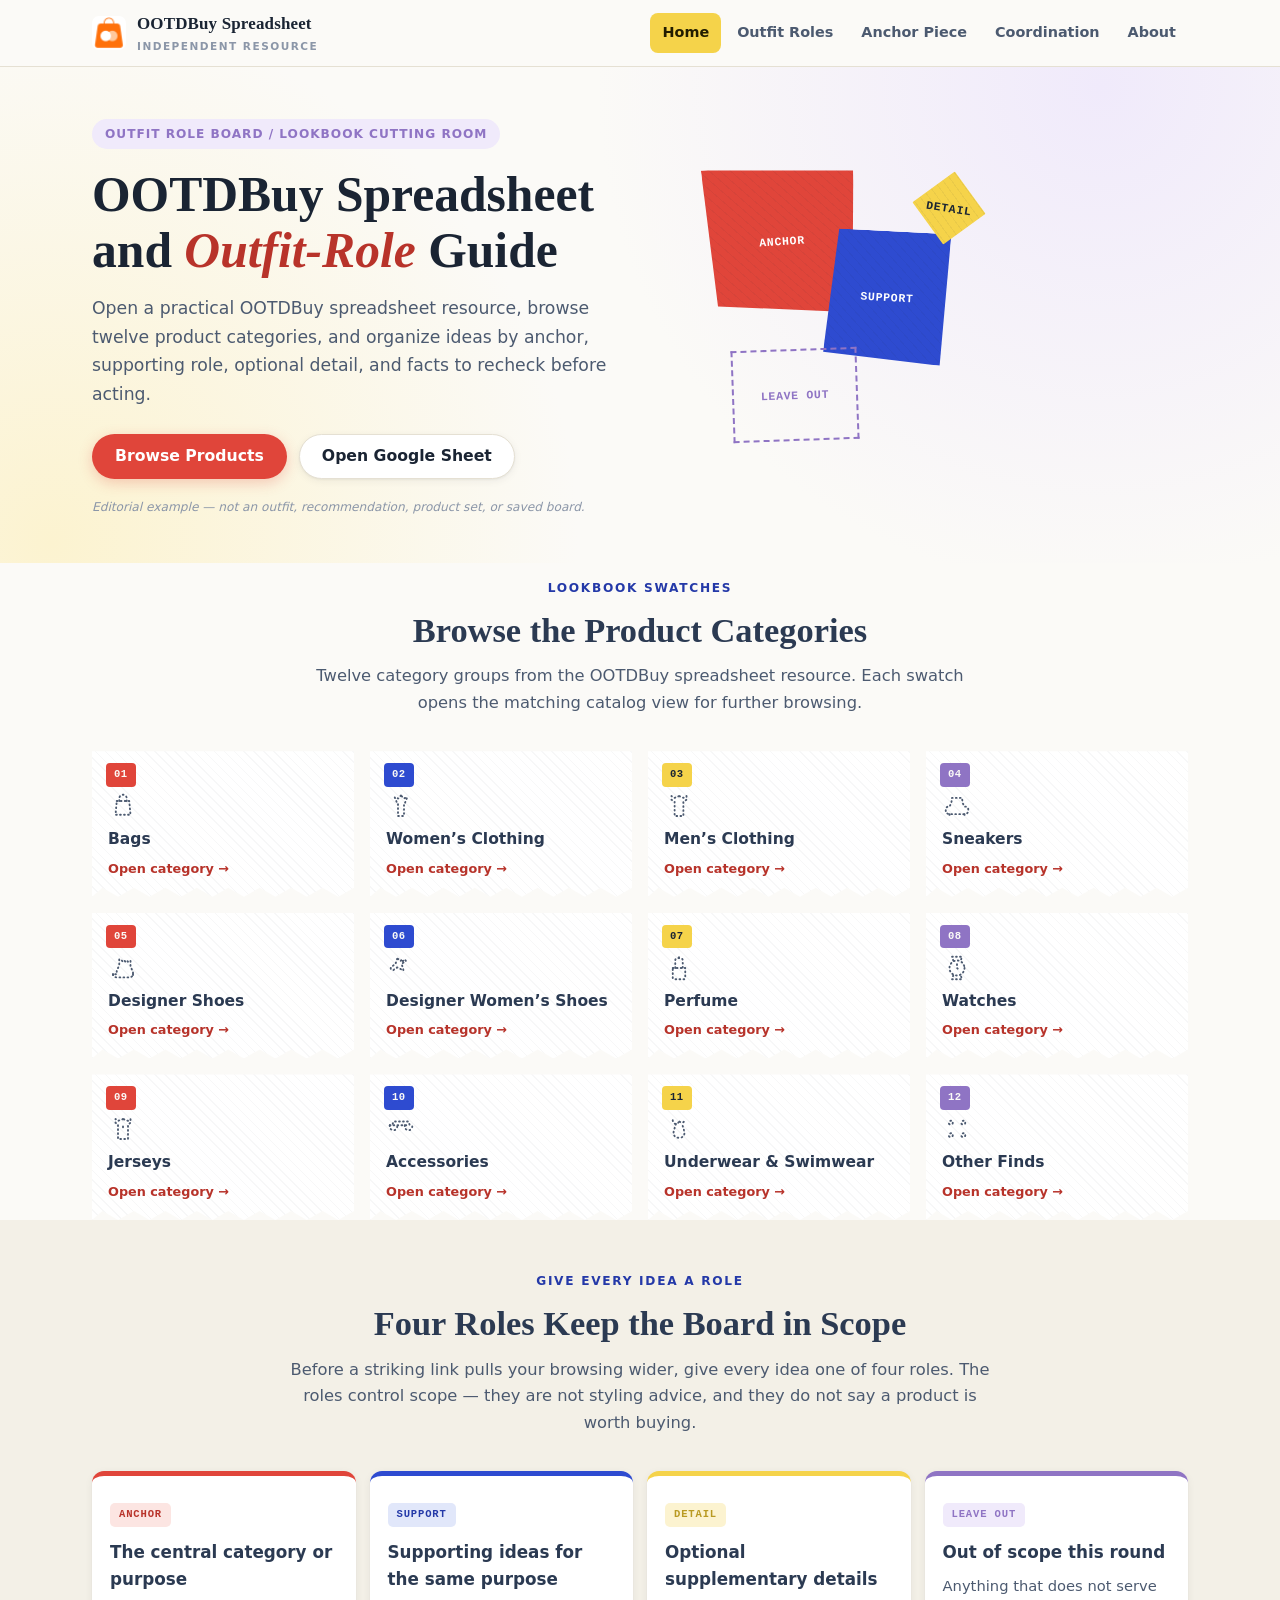
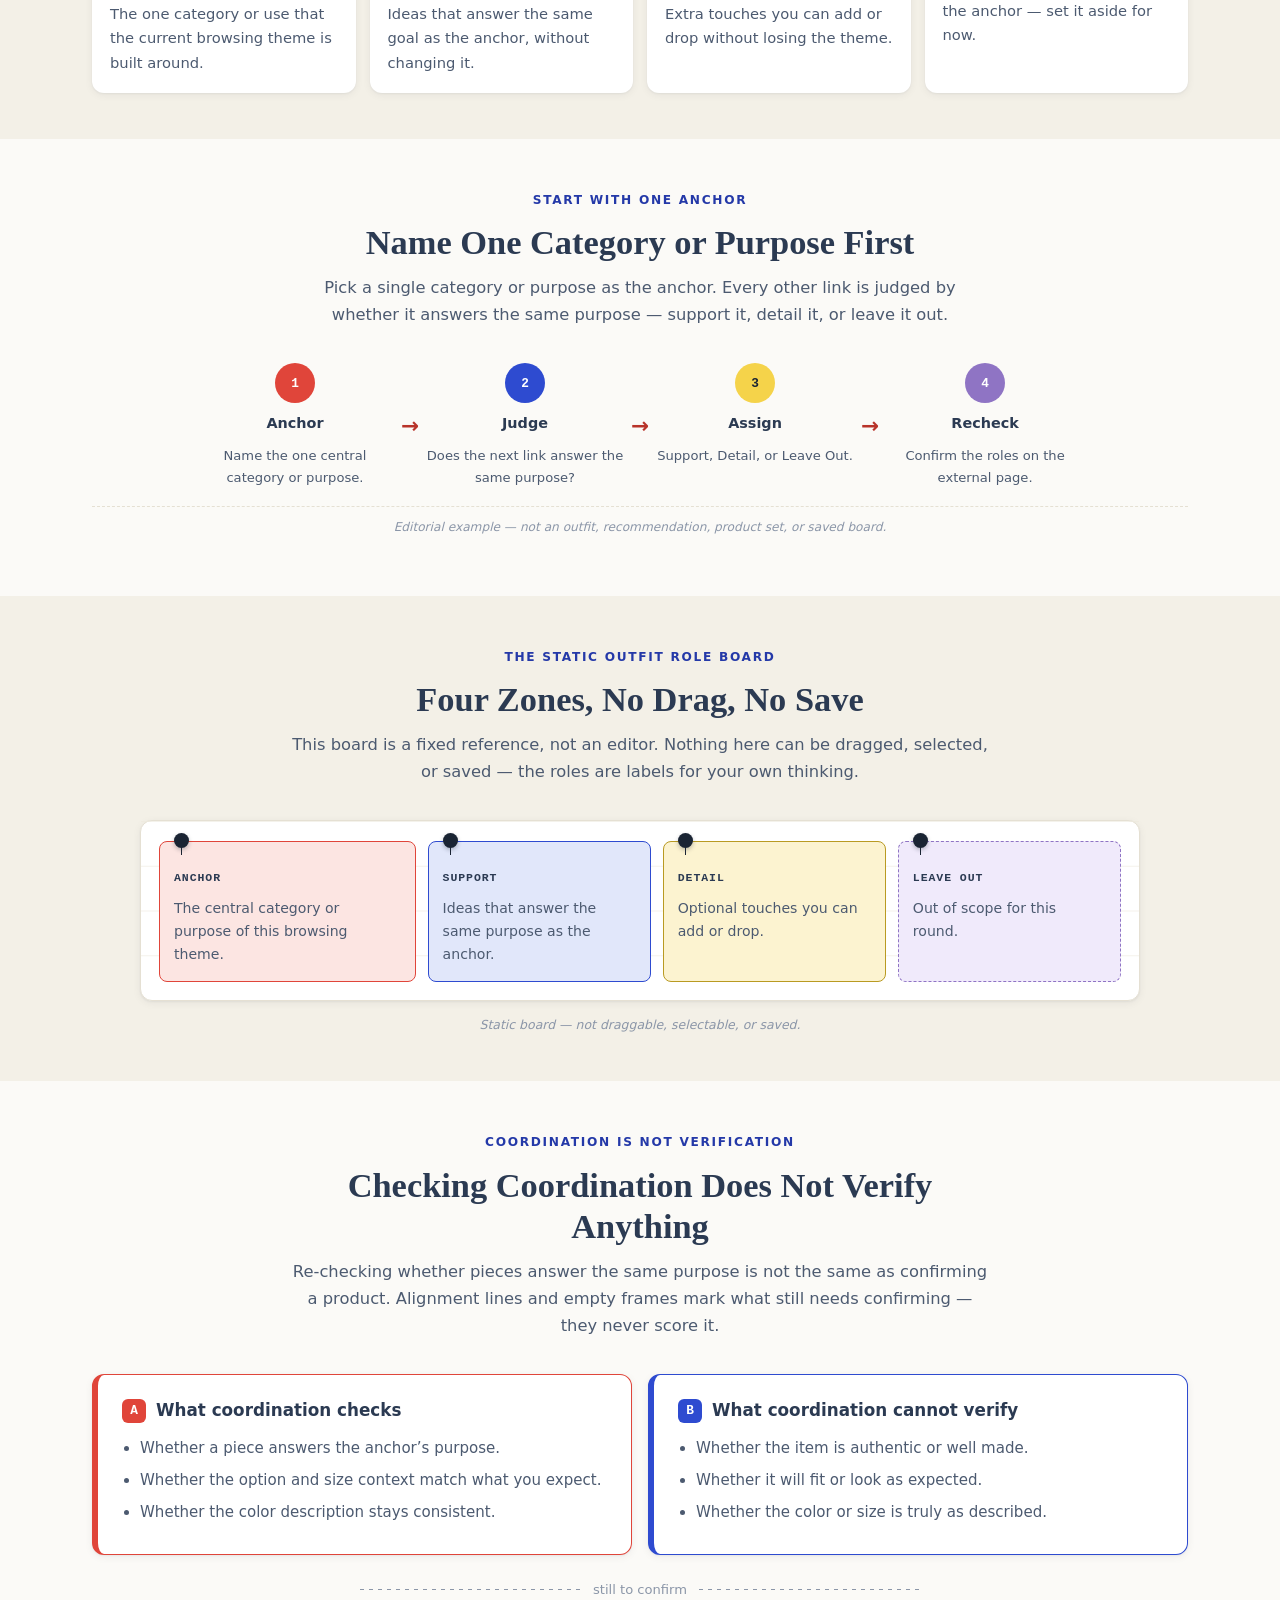
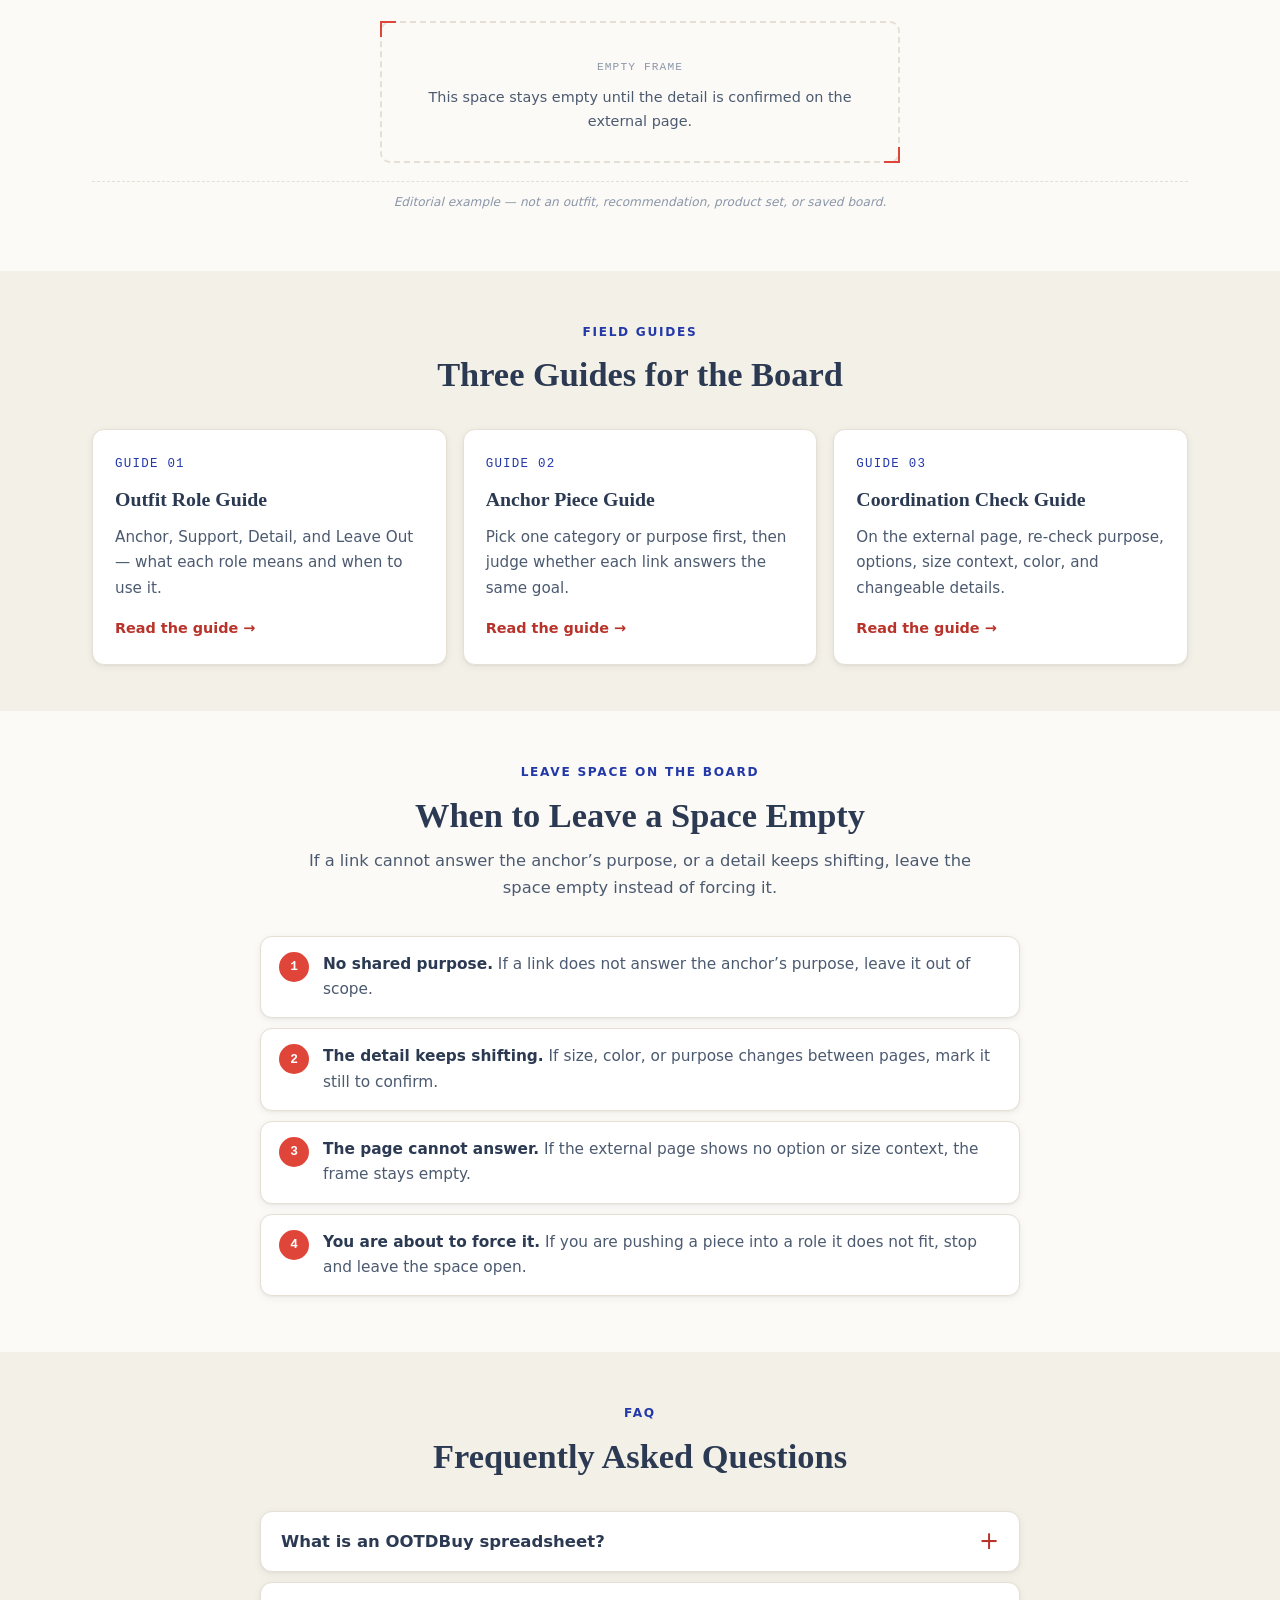
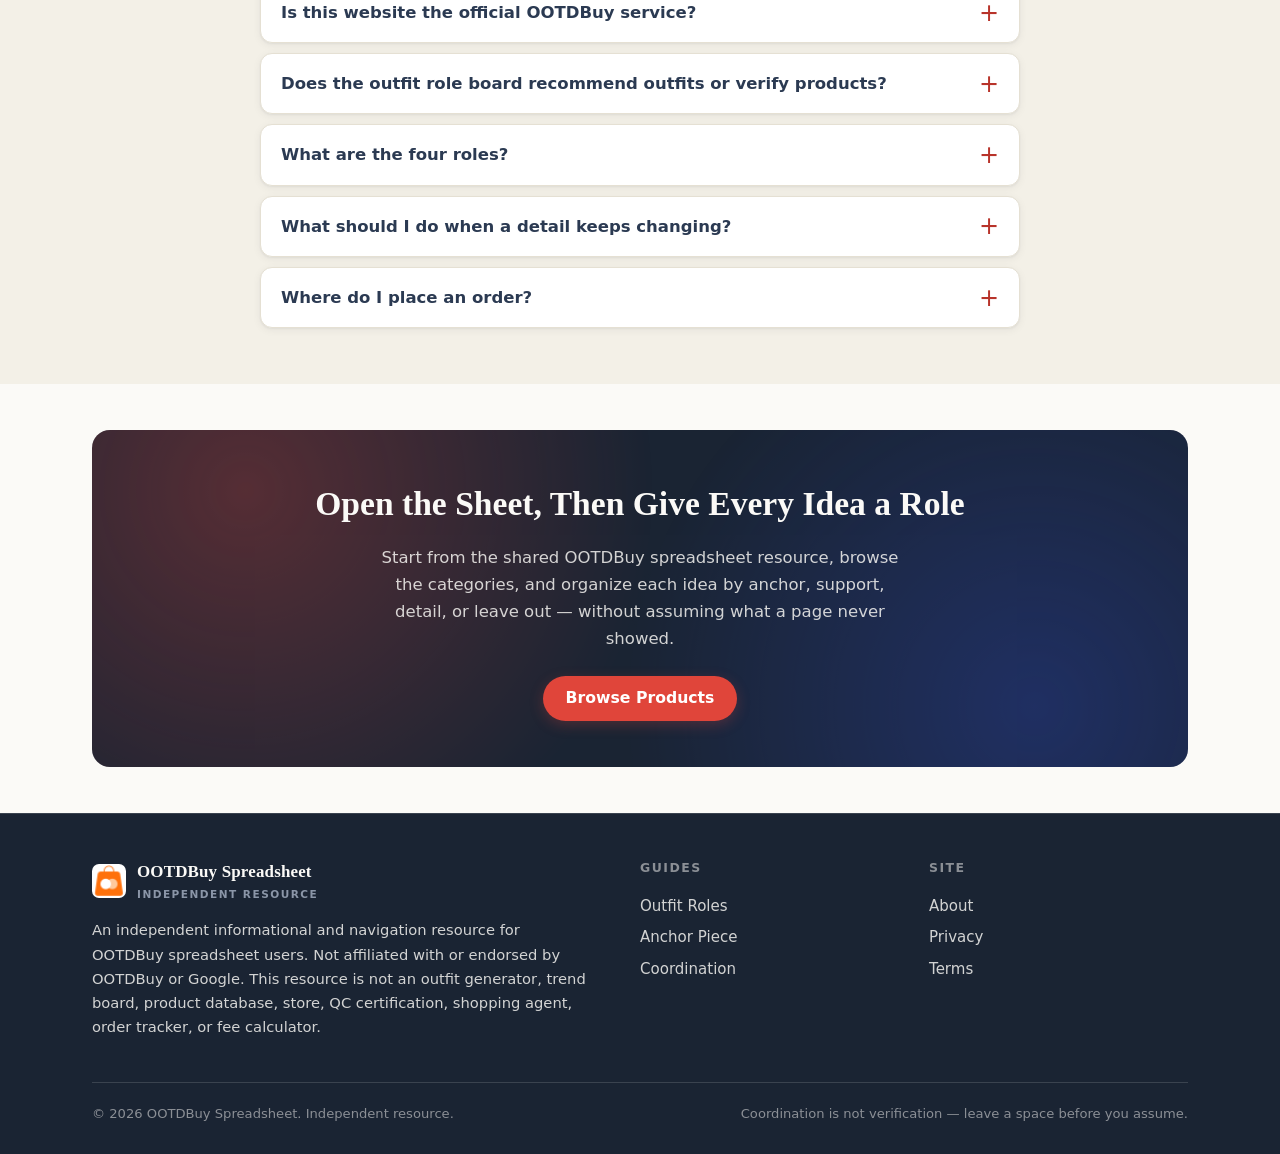
<file: index.html>
<!DOCTYPE html>
<html lang="en">
<head>
  <meta charset="UTF-8">
  <meta name="viewport" content="width=device-width, initial-scale=1.0">
  <script charset="UTF-8" id="LA_COLLECT" src="//sdk.51.la/js-sdk-pro.min.js"></script>
  <script>LA.init({id:"3R7KyZ6nqq0NWQsc",ck:"3R7KyZ6nqq0NWQsc"})</script>
  <meta name="google-site-verification" content="XJH5bWyu3Ub_fdbfXnCgktieLxeAN7sLbtjSL6n2SaM" />
  <title>OOTDBuy Spreadsheet &amp; Outfit-Role Guide | Independent Resource</title>
  <meta name="description" content="Open a practical OOTDBuy spreadsheet resource, browse categories, and organize ideas by anchor, supporting role, optional detail, and facts to recheck.">
  <link rel="canonical" href="https://repglide.github.io/ootdbuy-spreadsheet/">
  <link rel="icon" type="image/png" href="./assets/images/favicon.png">
  <link rel="stylesheet" href="./assets/css/styles.css">

  <!-- Open Graph / Twitter -->
  <meta property="og:type" content="website">
  <meta property="og:url" content="https://repglide.github.io/ootdbuy-spreadsheet/">
  <meta property="og:title" content="OOTDBuy Spreadsheet &amp; Outfit-Role Guide | Independent Resource">
  <meta property="og:description" content="Open a practical OOTDBuy spreadsheet resource, browse categories, and organize ideas by anchor, supporting role, optional detail, and facts to recheck.">
  <meta name="twitter:card" content="summary">
  <meta name="twitter:title" content="OOTDBuy Spreadsheet &amp; Outfit-Role Guide | Independent Resource">
  <meta name="twitter:description" content="Open a practical OOTDBuy spreadsheet resource, browse categories, and organize ideas by anchor, supporting role, optional detail, and facts to recheck.">

  <!-- JSON-LD Structured Data -->
  <script type="application/ld+json">
  {
    "@context": "https://schema.org",
    "@graph": [
      {
        "@type": "WebSite",
        "@id": "https://repglide.github.io/ootdbuy-spreadsheet/#website",
        "url": "https://repglide.github.io/ootdbuy-spreadsheet/",
        "name": "OOTDBuy Spreadsheet & Outfit-Role Guide",
        "description": "Independent directory and informational guide for OOTDBuy spreadsheet users, built around an outfit role board that organizes ideas by anchor, supporting role, optional detail, and facts to recheck."
      },
      {
        "@type": "WebPage",
        "@id": "https://repglide.github.io/ootdbuy-spreadsheet/#webpage",
        "url": "https://repglide.github.io/ootdbuy-spreadsheet/",
        "name": "OOTDBuy Spreadsheet and Outfit-Role Guide",
        "isPartOf": { "@id": "https://repglide.github.io/ootdbuy-spreadsheet/#website" },
        "description": "Open a practical OOTDBuy spreadsheet resource, browse categories, and organize ideas by anchor, supporting role, optional detail, and facts to recheck."
      },
      {
        "@type": "FAQPage",
        "mainEntity": [
          {
            "@type": "Question",
            "name": "What is an OOTDBuy spreadsheet?",
            "acceptedAnswer": {
              "@type": "Answer",
              "text": "An OOTDBuy spreadsheet is a shared document that compiles listing references, category groupings, and product links formatted for use with agent shopping services. It is a reference to organize and recheck, not an official, live, or complete product catalog."
            }
          },
          {
            "@type": "Question",
            "name": "Is this website the official OOTDBuy service?",
            "acceptedAnswer": {
              "@type": "Answer",
              "text": "No. This website is an independent informational and navigation resource. It is not affiliated with, endorsed by, or operated by OOTDBuy or Google."
            }
          },
          {
            "@type": "Question",
            "name": "Does the outfit role board recommend outfits or verify products?",
            "acceptedAnswer": {
              "@type": "Answer",
              "text": "No. The four roles are scope-control labels, not personal styling advice. They do not generate outfits, rank trends, or verify that a product is worth buying. This site is not an outfit generator, trend board, store, QC certification, shopping agent, order tracker, or fee calculator."
            }
          },
          {
            "@type": "Question",
            "name": "What are the four roles?",
            "acceptedAnswer": {
              "@type": "Answer",
              "text": "Anchor, Support, Detail, and Leave Out. The anchor is the central category or purpose, Support answers the same purpose, Detail is optional, and Leave Out holds what is out of scope this round."
            }
          },
          {
            "@type": "Question",
            "name": "What should I do when a detail keeps changing?",
            "acceptedAnswer": {
              "@type": "Answer",
              "text": "Leave that space empty on the board. If the size, color, or purpose keeps shifting between pages, mark it as still to confirm rather than forcing an answer."
            }
          },
          {
            "@type": "Question",
            "name": "Where do I place an order?",
            "acceptedAnswer": {
              "@type": "Answer",
              "text": "After you have organized your roles and recorded what still needs confirming, you continue on an external page to submit the item. This website is a navigation resource and does not process orders itself."
            }
          }
        ]
      }
    ]
  }
  </script>
</head>
<body>
  <a href="#main-content" class="skip-link">Skip to main content</a>

  <!-- Header -->
  <header class="site-header">
    <div class="container header-inner">
      <a href="./index.html" class="brand" aria-label="OOTDBuy Spreadsheet Home">
        <img src="./assets/images/logo.png" alt="OOTDBuy logo" width="34" height="34">
        <span class="brand-name">OOTDBuy Spreadsheet<small>Independent Resource</small></span>
      </a>
      <button class="mobile-nav-toggle" aria-expanded="false" aria-label="Toggle navigation menu">
        <svg viewBox="0 0 24 24" fill="none" stroke="currentColor" stroke-width="2" width="22" height="22"><line x1="3" y1="6" x2="21" y2="6"></line><line x1="3" y1="12" x2="21" y2="12"></line><line x1="3" y1="18" x2="21" y2="18"></line></svg>
      </button>
      <nav class="main-nav" aria-label="Primary Navigation">
        <ul>
          <li><a href="./index.html" class="active">Home</a></li>
          <li><a href="./outfit-role-guide/">Outfit Roles</a></li>
          <li><a href="./anchor-piece-guide/">Anchor Piece</a></li>
          <li><a href="./coordination-check-guide/">Coordination</a></li>
          <li><a href="./about/">About</a></li>
        </ul>
      </nav>
    </div>
  </header>

  <main id="main-content">
    <!-- Hero -->
    <section class="hero-section">
      <div class="container hero-grid">
        <div>
          <span class="hero-badge">Outfit Role Board / Lookbook Cutting Room</span>
          <h1 class="hero-title">OOTDBuy Spreadsheet and <em>Outfit-Role</em> Guide</h1>
          <p class="hero-description">Open a practical OOTDBuy spreadsheet resource, browse twelve product categories, and organize ideas by anchor, supporting role, optional detail, and facts to recheck before acting.</p>
          <div class="hero-actions">
            <a href="https://repglide.com/?agent=ootdbuy" class="btn btn-primary" target="_blank" rel="nofollow noopener">Browse Products</a>
            <a href="https://docs.google.com/spreadsheets/d/1f2OIfWOsz7FAg8zoXfAgg4kg6v1sCA6K/edit?usp=sharing&amp;ouid=102900013243329745539&amp;rtpof=true&amp;sd=true" class="btn btn-secondary" target="_blank" rel="noopener">Open Google Sheet</a>
          </div>
          <span class="hero-caption">Editorial example — not an outfit, recommendation, product set, or saved board.</span>
        </div>
        <div class="hero-visual" aria-hidden="true">
          <div class="hero-collage">
            <div class="paper-shape ps-anchor">Anchor</div>
            <div class="paper-shape ps-support">Support</div>
            <div class="paper-shape ps-detail">Detail</div>
            <div class="paper-shape ps-leave">Leave Out</div>
          </div>
        </div>
      </div>
    </section>

    <!-- Product Categories (immediately after Hero) -->
    <section class="categories-section" id="categories" aria-labelledby="cat-heading">
      <div class="container">
        <div class="section-header">
          <span class="eyebrow">Lookbook Swatches</span>
          <h2 class="section-title" id="cat-heading">Browse the Product Categories</h2>
          <p class="section-lead">Twelve category groups from the OOTDBuy spreadsheet resource. Each swatch opens the matching catalog view for further browsing.</p>
        </div>

        <div class="cat-grid">
          <a class="cat-card" href="https://repglide.com/category/bags?agent=ootdbuy" target="_blank" rel="nofollow noopener">
            <span class="swatch-tab">01</span>
            <span class="cat-icon" aria-hidden="true"><svg viewBox="0 0 24 24" fill="none" stroke="currentColor" stroke-width="1.5" stroke-linecap="round" stroke-linejoin="round" stroke-dasharray="0.6 2.6"><path d="M7 8h10l1 11H6L7 8Z"/><path d="M9 8V6a3 3 0 0 1 6 0v2"/></svg></span>
            <span class="cat-name">Bags</span>
            <span class="cat-arrow">Open category →</span>
          </a>
          <a class="cat-card" href="https://repglide.com/category/womens-clothing?agent=ootdbuy" target="_blank" rel="nofollow noopener">
            <span class="swatch-tab">02</span>
            <span class="cat-icon" aria-hidden="true"><svg viewBox="0 0 24 24" fill="none" stroke="currentColor" stroke-width="1.5" stroke-linecap="round" stroke-linejoin="round" stroke-dasharray="0.6 2.6"><path d="M12 3.5 9.8 6 7 5l2 5h.6V20h4.8V10H15l2-5-2.8 1L12 3.5Z"/></svg></span>
            <span class="cat-name">Women&rsquo;s Clothing</span>
            <span class="cat-arrow">Open category →</span>
          </a>
          <a class="cat-card" href="https://repglide.com/category/mens-clothing?agent=ootdbuy" target="_blank" rel="nofollow noopener">
            <span class="swatch-tab">03</span>
            <span class="cat-icon" aria-hidden="true"><svg viewBox="0 0 24 24" fill="none" stroke="currentColor" stroke-width="1.5" stroke-linecap="round" stroke-linejoin="round" stroke-dasharray="0.6 2.6"><path d="M12 4 8.5 5.5 6 4v3l2.5 1.5V20h7V8.5L18 7V4l-2.5 1.5L12 4Z"/></svg></span>
            <span class="cat-name">Men&rsquo;s Clothing</span>
            <span class="cat-arrow">Open category →</span>
          </a>
          <a class="cat-card" href="https://repglide.com/category/sneakers?agent=ootdbuy" target="_blank" rel="nofollow noopener">
            <span class="swatch-tab">04</span>
            <span class="cat-icon" aria-hidden="true"><svg viewBox="0 0 24 24" fill="none" stroke="currentColor" stroke-width="1.5" stroke-linecap="round" stroke-linejoin="round" stroke-dasharray="0.6 2.6"><path d="M3 16v-1.5c0-1 1-2 2-2h1l1.5-3L8 5.5h8l.5 4L18 12.5h1c1 0 2 1 2 2V16c0 1.5-1.5 2.5-3 2.5H6c-1.5 0-3-1-3-2.5Z"/><path d="M6 18.5V20M18 18.5V20"/></svg></span>
            <span class="cat-name">Sneakers</span>
            <span class="cat-arrow">Open category →</span>
          </a>
          <a class="cat-card" href="https://repglide.com/category/designer-shoes?agent=ootdbuy" target="_blank" rel="nofollow noopener">
            <span class="swatch-tab">05</span>
            <span class="cat-icon" aria-hidden="true"><svg viewBox="0 0 24 24" fill="none" stroke="currentColor" stroke-width="1.5" stroke-linecap="round" stroke-linejoin="round" stroke-dasharray="0.6 2.6"><path d="M4 17c0 1.5 1.5 2.5 3 2.5h10c1.5 0 3-1 3-2.5v-1.5l-2-5V6l-2 1-1-1-1 1-1-1-1 1-1-1-2-1v4.5l-2 5V17Z"/><path d="M4 17v1.5M20 17v1.5"/></svg></span>
            <span class="cat-name">Designer Shoes</span>
            <span class="cat-arrow">Open category →</span>
          </a>
          <a class="cat-card" href="https://repglide.com/category/designer-womens-shoes?agent=ootdbuy" target="_blank" rel="nofollow noopener">
            <span class="swatch-tab">06</span>
            <span class="cat-icon" aria-hidden="true"><svg viewBox="0 0 24 24" fill="none" stroke="currentColor" stroke-width="1.5" stroke-linecap="round" stroke-linejoin="round" stroke-dasharray="0.6 2.6"><path d="M9 4.5 7.5 9 5 10.5c-1 .5-1.5 1.5-1 2.5s2 1 2.5 0L9 11.5 14 14l-1.5-5.5L16 6.5 15 5l-1.5 1.5L13 5l-1.5 1.5L10 5 9 4.5Z"/></svg></span>
            <span class="cat-name">Designer Women&rsquo;s Shoes</span>
            <span class="cat-arrow">Open category →</span>
          </a>
          <a class="cat-card" href="https://repglide.com/category/perfume?agent=ootdbuy" target="_blank" rel="nofollow noopener">
            <span class="swatch-tab">07</span>
            <span class="cat-icon" aria-hidden="true"><svg viewBox="0 0 24 24" fill="none" stroke="currentColor" stroke-width="1.5" stroke-linecap="round" stroke-linejoin="round" stroke-dasharray="0.6 2.6"><path d="M9 12V6a2 2 0 0 1 2-2h2a2 2 0 0 1 2 2v6"/><path d="M7 12h10v8a1 1 0 0 1-1 1H8a1 1 0 0 1-1-1v-8Z"/><path d="M12 4V3"/></svg></span>
            <span class="cat-name">Perfume</span>
            <span class="cat-arrow">Open category →</span>
          </a>
          <a class="cat-card" href="https://repglide.com/category/watches?agent=ootdbuy" target="_blank" rel="nofollow noopener">
            <span class="swatch-tab">08</span>
            <span class="cat-icon" aria-hidden="true"><svg viewBox="0 0 24 24" fill="none" stroke="currentColor" stroke-width="1.5" stroke-linecap="round" stroke-linejoin="round" stroke-dasharray="0.6 2.6"><circle cx="12" cy="12" r="6"/><path d="M12 9v3l2 2"/><path d="M9 6 8 3h8l-1 3"/><path d="M9 18l-1 3h8l-1-3"/></svg></span>
            <span class="cat-name">Watches</span>
            <span class="cat-arrow">Open category →</span>
          </a>
          <a class="cat-card" href="https://repglide.com/category/jerseys?agent=ootdbuy" target="_blank" rel="nofollow noopener">
            <span class="swatch-tab">09</span>
            <span class="cat-icon" aria-hidden="true"><svg viewBox="0 0 24 24" fill="none" stroke="currentColor" stroke-width="1.5" stroke-linecap="round" stroke-linejoin="round" stroke-dasharray="0.6 2.6"><path d="M12 4 8 5.5 6 4v3l2 1.5V20h8V8.5L18 7V4l-2 1.5L12 4Z"/><path d="M12 10v3"/></svg></span>
            <span class="cat-name">Jerseys</span>
            <span class="cat-arrow">Open category →</span>
          </a>
          <a class="cat-card" href="https://repglide.com/category/accessories?agent=ootdbuy" target="_blank" rel="nofollow noopener">
            <span class="swatch-tab">10</span>
            <span class="cat-icon" aria-hidden="true"><svg viewBox="0 0 24 24" fill="none" stroke="currentColor" stroke-width="1.5" stroke-linecap="round" stroke-linejoin="round" stroke-dasharray="0.6 2.6"><path d="M3 9h2l1-3h12l1 3h2"/><path d="M3 9v1a3 3 0 0 0 6 0V9"/><path d="M15 9v1a3 3 0 0 0 6 0V9"/><path d="M6 9h12"/></svg></span>
            <span class="cat-name">Accessories</span>
            <span class="cat-arrow">Open category →</span>
          </a>
          <a class="cat-card" href="https://repglide.com/category/underwear-swimwear?agent=ootdbuy" target="_blank" rel="nofollow noopener">
            <span class="swatch-tab">11</span>
            <span class="cat-icon" aria-hidden="true"><svg viewBox="0 0 24 24" fill="none" stroke="currentColor" stroke-width="1.5" stroke-linecap="round" stroke-linejoin="round" stroke-dasharray="0.6 2.6"><path d="M7 5c0 2 1.5 3 2.5 3S12 7 12 5c0 1 1.5 2 2.5 2S17 5 17 5"/><path d="M9.5 8 8 13c-1 3 0 6 4 6s5-3 4-6l-1.5-5"/></svg></span>
            <span class="cat-name">Underwear &amp; Swimwear</span>
            <span class="cat-arrow">Open category →</span>
          </a>
          <a class="cat-card" href="https://repglide.com/category/other?agent=ootdbuy" target="_blank" rel="nofollow noopener">
            <span class="swatch-tab">12</span>
            <span class="cat-icon" aria-hidden="true"><svg viewBox="0 0 24 24" fill="none" stroke="currentColor" stroke-width="1.5" stroke-linecap="round" stroke-linejoin="round" stroke-dasharray="0.6 2.6"><circle cx="7" cy="7" r="1.6"/><circle cx="17" cy="7" r="1.6"/><circle cx="7" cy="17" r="1.6"/><circle cx="17" cy="17" r="1.6"/></svg></span>
            <span class="cat-name">Other Finds</span>
            <span class="cat-arrow">Open category →</span>
          </a>
        </div>
      </div>
    </section>

    <!-- Give Every Idea a Role -->
    <section class="section section-alt" id="roles" aria-labelledby="roles-heading">
      <div class="container">
        <div class="section-header">
          <span class="eyebrow">Give Every Idea a Role</span>
          <h2 class="section-title" id="roles-heading">Four Roles Keep the Board in Scope</h2>
          <p class="section-lead">Before a striking link pulls your browsing wider, give every idea one of four roles. The roles control scope — they are not styling advice, and they do not say a product is worth buying.</p>
        </div>

        <div class="role-grid">
          <div class="role-card rc-anchor">
            <span class="role-tag">Anchor</span>
            <h3>The central category or purpose</h3>
            <p>The one category or use that the current browsing theme is built around.</p>
          </div>
          <div class="role-card rc-support">
            <span class="role-tag">Support</span>
            <h3>Supporting ideas for the same purpose</h3>
            <p>Ideas that answer the same goal as the anchor, without changing it.</p>
          </div>
          <div class="role-card rc-detail">
            <span class="role-tag">Detail</span>
            <h3>Optional supplementary details</h3>
            <p>Extra touches you can add or drop without losing the theme.</p>
          </div>
          <div class="role-card rc-leave">
            <span class="role-tag">Leave Out</span>
            <h3>Out of scope this round</h3>
            <p>Anything that does not serve the anchor — set it aside for now.</p>
          </div>
        </div>
      </div>
    </section>

    <!-- Start With One Anchor -->
    <section class="section" id="anchor" aria-labelledby="anchor-heading">
      <div class="container">
        <div class="section-header">
          <span class="eyebrow">Start With One Anchor</span>
          <h2 class="section-title" id="anchor-heading">Name One Category or Purpose First</h2>
          <p class="section-lead">Pick a single category or purpose as the anchor. Every other link is judged by whether it answers the same purpose — support it, detail it, or leave it out.</p>
        </div>

        <div class="anchor-flow">
          <div class="flow-step" data-f="1">
            <span class="flow-dot">1</span>
            <span class="flow-label">Anchor</span>
            <span class="flow-desc">Name the one central category or purpose.</span>
          </div>
          <span class="flow-arrow" aria-hidden="true">→</span>
          <div class="flow-step" data-f="2">
            <span class="flow-dot">2</span>
            <span class="flow-label">Judge</span>
            <span class="flow-desc">Does the next link answer the same purpose?</span>
          </div>
          <span class="flow-arrow" aria-hidden="true">→</span>
          <div class="flow-step" data-f="3">
            <span class="flow-dot">3</span>
            <span class="flow-label">Assign</span>
            <span class="flow-desc">Support, Detail, or Leave Out.</span>
          </div>
          <span class="flow-arrow" aria-hidden="true">→</span>
          <div class="flow-step" data-f="4">
            <span class="flow-dot">4</span>
            <span class="flow-label">Recheck</span>
            <span class="flow-desc">Confirm the roles on the external page.</span>
          </div>
        </div>

        <p class="example-flag">Editorial example — not an outfit, recommendation, product set, or saved board.</p>
      </div>
    </section>

    <!-- The Static Outfit Role Board -->
    <section class="section section-alt" id="role-board" aria-labelledby="board-heading">
      <div class="container">
        <div class="section-header">
          <span class="eyebrow">The Static Outfit Role Board</span>
          <h2 class="section-title" id="board-heading">Four Zones, No Drag, No Save</h2>
          <p class="section-lead">This board is a fixed reference, not an editor. Nothing here can be dragged, selected, or saved — the roles are labels for your own thinking.</p>
        </div>

        <div class="role-board" aria-label="Static outfit role board">
          <div class="board-zone bz-anchor">
            <span class="zone-pin" aria-hidden="true"></span>
            <span class="zone-label">Anchor</span>
            <p>The central category or purpose of this browsing theme.</p>
          </div>
          <div class="board-zone bz-support">
            <span class="zone-pin" aria-hidden="true"></span>
            <span class="zone-label">Support</span>
            <p>Ideas that answer the same purpose as the anchor.</p>
          </div>
          <div class="board-zone bz-detail">
            <span class="zone-pin" aria-hidden="true"></span>
            <span class="zone-label">Detail</span>
            <p>Optional touches you can add or drop.</p>
          </div>
          <div class="board-zone bz-leave">
            <span class="zone-pin" aria-hidden="true"></span>
            <span class="zone-label">Leave Out</span>
            <p>Out of scope for this round.</p>
          </div>
        </div>
        <span class="board-caption">Static board — not draggable, selectable, or saved.</span>
      </div>
    </section>

    <!-- Coordination Is Not Verification -->
    <section class="section" id="coordination" aria-labelledby="coord-heading">
      <div class="container">
        <div class="section-header">
          <span class="eyebrow">Coordination Is Not Verification</span>
          <h2 class="section-title" id="coord-heading">Checking Coordination Does Not Verify Anything</h2>
          <p class="section-lead">Re-checking whether pieces answer the same purpose is not the same as confirming a product. Alignment lines and empty frames mark what still needs confirming — they never score it.</p>
        </div>

        <div class="duo-grid">
          <div class="duo-col is-a">
            <h3><span class="mark">A</span>What coordination checks</h3>
            <ul>
              <li>Whether a piece answers the anchor&rsquo;s purpose.</li>
              <li>Whether the option and size context match what you expect.</li>
              <li>Whether the color description stays consistent.</li>
            </ul>
          </div>
          <div class="duo-col is-b">
            <h3><span class="mark">B</span>What coordination cannot verify</h3>
            <ul>
              <li>Whether the item is authentic or well made.</li>
              <li>Whether it will fit or look as expected.</li>
              <li>Whether the color or size is truly as described.</li>
            </ul>
          </div>
        </div>

        <div class="align-line" aria-hidden="true"><span class="line"></span><span>still to confirm</span><span class="line"></span></div>
        <div class="empty-frame" role="img" aria-label="Empty frame for a detail still to confirm">
          <span class="frame-caption">Empty frame</span>
          <p>This space stays empty until the detail is confirmed on the external page.</p>
        </div>

        <p class="example-flag">Editorial example — not an outfit, recommendation, product set, or saved board.</p>
      </div>
    </section>

    <!-- Guide entries -->
    <section class="section section-alt" id="guides" aria-labelledby="guides-heading">
      <div class="container">
        <div class="section-header">
          <span class="eyebrow">Field Guides</span>
          <h2 class="section-title" id="guides-heading">Three Guides for the Board</h2>
        </div>
        <div class="guide-grid">
          <a class="guide-card" href="./outfit-role-guide/">
            <span class="guide-num">GUIDE 01</span>
            <h3>Outfit Role Guide</h3>
            <p>Anchor, Support, Detail, and Leave Out — what each role means and when to use it.</p>
            <span class="guide-cta">Read the guide →</span>
          </a>
          <a class="guide-card" href="./anchor-piece-guide/">
            <span class="guide-num">GUIDE 02</span>
            <h3>Anchor Piece Guide</h3>
            <p>Pick one category or purpose first, then judge whether each link answers the same goal.</p>
            <span class="guide-cta">Read the guide →</span>
          </a>
          <a class="guide-card" href="./coordination-check-guide/">
            <span class="guide-num">GUIDE 03</span>
            <h3>Coordination Check Guide</h3>
            <p>On the external page, re-check purpose, options, size context, color, and changeable details.</p>
            <span class="guide-cta">Read the guide →</span>
          </a>
        </div>
      </div>
    </section>

    <!-- Leave Space on the Board -->
    <section class="section" id="leave-space" aria-labelledby="ls-heading">
      <div class="container">
        <div class="section-header">
          <span class="eyebrow">Leave Space on the Board</span>
          <h2 class="section-title" id="ls-heading">When to Leave a Space Empty</h2>
          <p class="section-lead">If a link cannot answer the anchor&rsquo;s purpose, or a detail keeps shifting, leave the space empty instead of forcing it.</p>
        </div>
        <ul class="rules-list">
          <li><span class="rule-num">1</span><p><strong>No shared purpose.</strong> If a link does not answer the anchor&rsquo;s purpose, leave it out of scope.</p></li>
          <li><span class="rule-num">2</span><p><strong>The detail keeps shifting.</strong> If size, color, or purpose changes between pages, mark it still to confirm.</p></li>
          <li><span class="rule-num">3</span><p><strong>The page cannot answer.</strong> If the external page shows no option or size context, the frame stays empty.</p></li>
          <li><span class="rule-num">4</span><p><strong>You are about to force it.</strong> If you are pushing a piece into a role it does not fit, stop and leave the space open.</p></li>
        </ul>
      </div>
    </section>

    <!-- FAQ -->
    <section class="section section-alt" id="faq" aria-labelledby="faq-heading">
      <div class="container">
        <div class="section-header">
          <span class="eyebrow">FAQ</span>
          <h2 class="section-title" id="faq-heading">Frequently Asked Questions</h2>
        </div>
        <div class="faq-list">
          <details class="faq-item">
            <summary>What is an OOTDBuy spreadsheet?</summary>
            <div class="faq-body"><p>An OOTDBuy spreadsheet is a shared document that compiles listing references, category groupings, and product links formatted for use with agent shopping services. It is a reference to organize and recheck, not an official, live, or complete product catalog.</p></div>
          </details>
          <details class="faq-item">
            <summary>Is this website the official OOTDBuy service?</summary>
            <div class="faq-body"><p>No. This website is an independent informational and navigation resource. It is not affiliated with, endorsed by, or operated by OOTDBuy or Google.</p></div>
          </details>
          <details class="faq-item">
            <summary>Does the outfit role board recommend outfits or verify products?</summary>
            <div class="faq-body"><p>No. The four roles are scope-control labels, not personal styling advice. They do not generate outfits, rank trends, or verify that a product is worth buying. This site is not an outfit generator, trend board, store, QC certification, shopping agent, order tracker, or fee calculator.</p></div>
          </details>
          <details class="faq-item">
            <summary>What are the four roles?</summary>
            <div class="faq-body"><p>Anchor, Support, Detail, and Leave Out. The anchor is the central category or purpose, Support answers the same purpose, Detail is optional, and Leave Out holds what is out of scope this round.</p></div>
          </details>
          <details class="faq-item">
            <summary>What should I do when a detail keeps changing?</summary>
            <div class="faq-body"><p>Leave that space empty on the board. If the size, color, or purpose keeps shifting between pages, mark it as still to confirm rather than forcing an answer.</p></div>
          </details>
          <details class="faq-item">
            <summary>Where do I place an order?</summary>
            <div class="faq-body"><p>After you have organized your roles and recorded what still needs confirming, you continue on an external page to submit the item. This website is a navigation resource and does not process orders itself.</p></div>
          </details>
        </div>
      </div>
    </section>

    <!-- Final CTA -->
    <section class="section" aria-labelledby="cta-heading">
      <div class="container">
        <div class="final-cta">
          <h2 id="cta-heading">Open the Sheet, Then Give Every Idea a Role</h2>
          <p>Start from the shared OOTDBuy spreadsheet resource, browse the categories, and organize each idea by anchor, support, detail, or leave out — without assuming what a page never showed.</p>
          <a href="https://repglide.com/?agent=ootdbuy" class="btn btn-primary" target="_blank" rel="nofollow noopener">Browse Products</a>
        </div>
      </div>
    </section>
  </main>

  <!-- Footer -->
  <footer class="site-footer">
    <div class="container">
      <div class="footer-grid">
        <div class="footer-brand">
          <a href="./index.html" class="brand" aria-label="OOTDBuy Spreadsheet Home">
            <img src="./assets/images/logo.png" alt="OOTDBuy logo" width="30" height="30">
            <span class="brand-name">OOTDBuy Spreadsheet<small>Independent Resource</small></span>
          </a>
          <p>An independent informational and navigation resource for OOTDBuy spreadsheet users. Not affiliated with or endorsed by OOTDBuy or Google. This resource is not an outfit generator, trend board, product database, store, QC certification, shopping agent, order tracker, or fee calculator.</p>
        </div>
        <div class="footer-col">
          <h4>Guides</h4>
          <ul>
            <li><a href="./outfit-role-guide/">Outfit Roles</a></li>
            <li><a href="./anchor-piece-guide/">Anchor Piece</a></li>
            <li><a href="./coordination-check-guide/">Coordination</a></li>
          </ul>
        </div>
        <div class="footer-col">
          <h4>Site</h4>
          <ul>
            <li><a href="./about/">About</a></li>
            <li><a href="./privacy/">Privacy</a></li>
            <li><a href="./terms/">Terms</a></li>
          </ul>
        </div>
      </div>
      <div class="footer-bottom">
        <span>&copy; <span id="year">2026</span> OOTDBuy Spreadsheet. Independent resource.</span>
        <span>Coordination is not verification — leave a space before you assume.</span>
      </div>
    </div>
  </footer>

  <script src="./assets/js/main.js"></script>
</body>
</html>
</file>
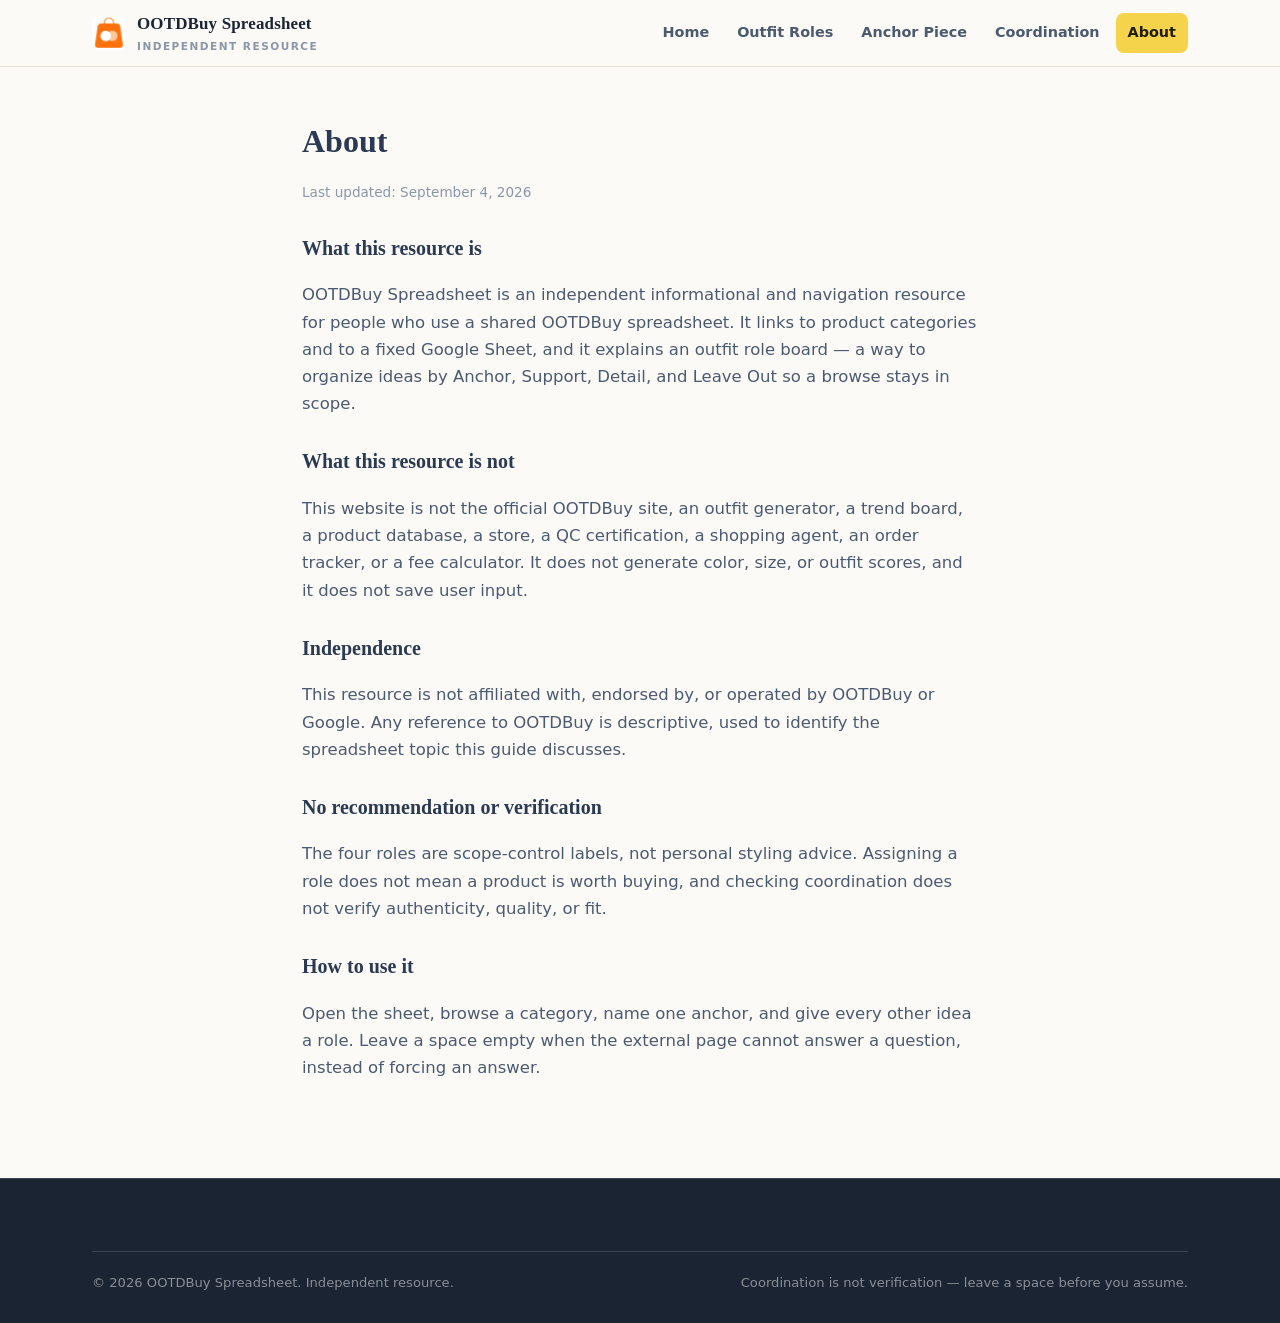
<file: about/index.html>
<!DOCTYPE html>
<html lang="en">
<head>
  <meta charset="UTF-8">
  <meta name="viewport" content="width=device-width, initial-scale=1.0">
  <title>About | OOTDBuy Spreadsheet</title>
  <meta name="description" content="About the OOTDBuy Spreadsheet resource — an independent informational and navigation guide, not the official OOTDBuy service.">
  <link rel="canonical" href="https://repglide.github.io/ootdbuy-spreadsheet/about/">
  <link rel="icon" type="image/png" href="../assets/images/favicon.png">
  <link rel="stylesheet" href="../assets/css/styles.css">
</head>
<body>
  <a href="#main-content" class="skip-link">Skip to main content</a>

  <header class="site-header">
    <div class="container header-inner">
      <a href="../index.html" class="brand" aria-label="OOTDBuy Spreadsheet Home">
        <img src="../assets/images/logo.png" alt="OOTDBuy logo" width="34" height="34">
        <span class="brand-name">OOTDBuy Spreadsheet<small>Independent Resource</small></span>
      </a>
      <button class="mobile-nav-toggle" aria-expanded="false" aria-label="Toggle navigation menu">
        <svg viewBox="0 0 24 24" fill="none" stroke="currentColor" stroke-width="2" width="22" height="22"><line x1="3" y1="6" x2="21" y2="6"></line><line x1="3" y1="12" x2="21" y2="12"></line><line x1="3" y1="18" x2="21" y2="18"></line></svg>
      </button>
      <nav class="main-nav" aria-label="Primary Navigation">
        <ul>
          <li><a href="../index.html">Home</a></li>
          <li><a href="../outfit-role-guide/">Outfit Roles</a></li>
          <li><a href="../anchor-piece-guide/">Anchor Piece</a></li>
          <li><a href="../coordination-check-guide/">Coordination</a></li>
          <li><a href="../about/" class="active">About</a></li>
        </ul>
      </nav>
    </div>
  </header>

  <main id="main-content">
    <div class="article-paper">
      <div class="legal-body">
        <h1>About</h1>
        <p class="legal-date">Last updated: September 4, 2026</p>

        <h2>What this resource is</h2>
        <p>OOTDBuy Spreadsheet is an independent informational and navigation resource for people who use a shared OOTDBuy spreadsheet. It links to product categories and to a fixed Google Sheet, and it explains an outfit role board — a way to organize ideas by Anchor, Support, Detail, and Leave Out so a browse stays in scope.</p>

        <h2>What this resource is not</h2>
        <p>This website is not the official OOTDBuy site, an outfit generator, a trend board, a product database, a store, a QC certification, a shopping agent, an order tracker, or a fee calculator. It does not generate color, size, or outfit scores, and it does not save user input.</p>

        <h2>Independence</h2>
        <p>This resource is not affiliated with, endorsed by, or operated by OOTDBuy or Google. Any reference to OOTDBuy is descriptive, used to identify the spreadsheet topic this guide discusses.</p>

        <h2>No recommendation or verification</h2>
        <p>The four roles are scope-control labels, not personal styling advice. Assigning a role does not mean a product is worth buying, and checking coordination does not verify authenticity, quality, or fit.</p>

        <h2>How to use it</h2>
        <p>Open the sheet, browse a category, name one anchor, and give every other idea a role. Leave a space empty when the external page cannot answer a question, instead of forcing an answer.</p>
      </div>
    </div>
  </main>

  <footer class="site-footer">
    <div class="container">
      <div class="footer-bottom">
        <span>&copy; <span id="year">2026</span> OOTDBuy Spreadsheet. Independent resource.</span>
        <span>Coordination is not verification — leave a space before you assume.</span>
      </div>
    </div>
  </footer>

  <script src="../assets/js/main.js"></script>
</body>
</html>
</file>
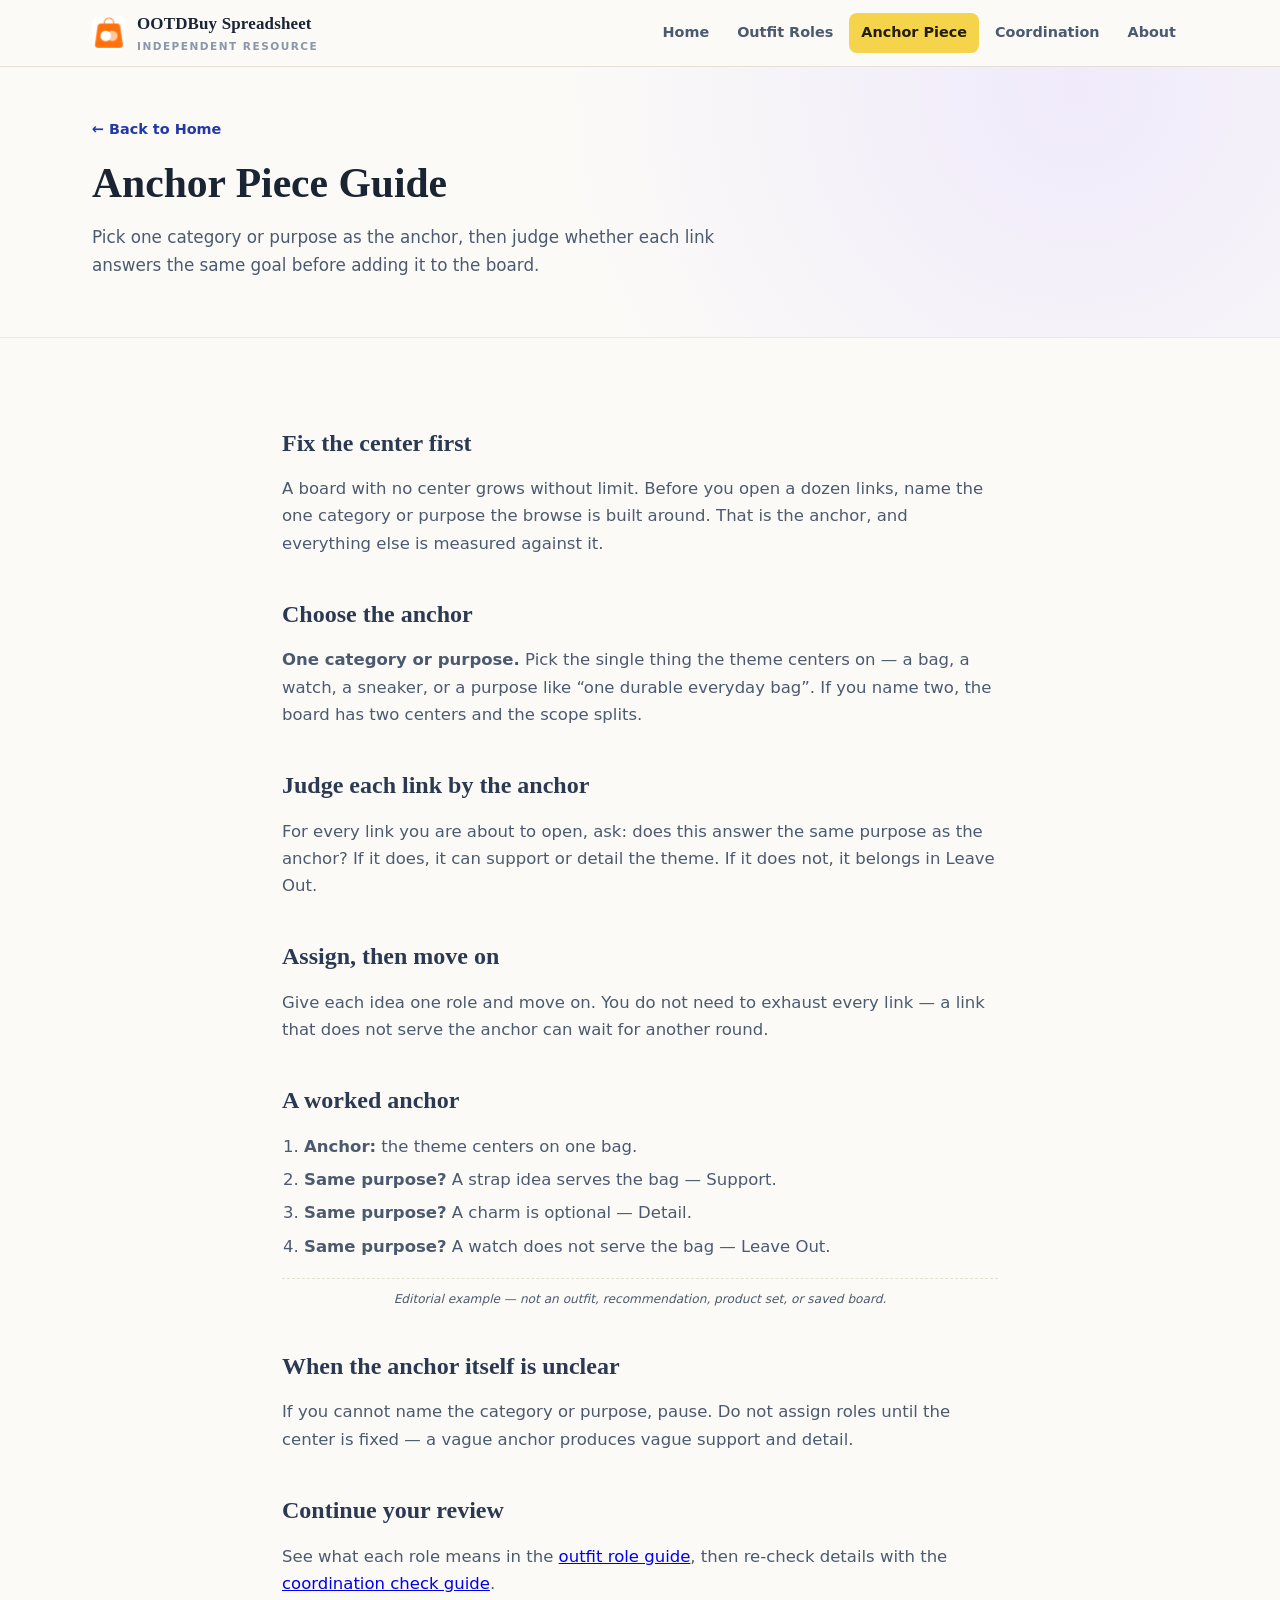
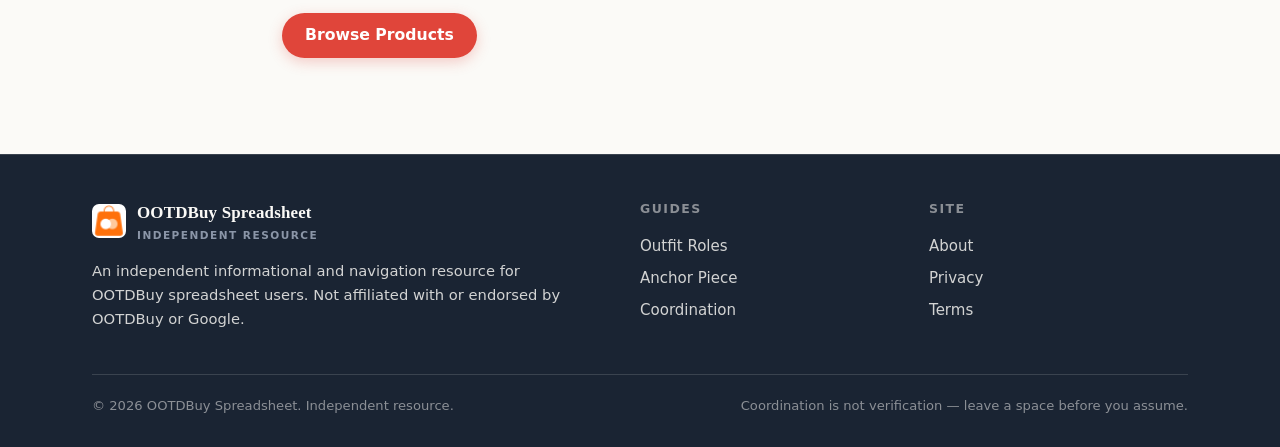
<file: anchor-piece-guide/index.html>
<!DOCTYPE html>
<html lang="en">
<head>
  <meta charset="UTF-8">
  <meta name="viewport" content="width=device-width, initial-scale=1.0">
  <title>Anchor Piece Guide | OOTDBuy Spreadsheet</title>
  <meta name="description" content="Pick one category or purpose as the anchor, then judge whether each link answers the same goal before adding it to the board.">
  <link rel="canonical" href="https://repglide.github.io/ootdbuy-spreadsheet/anchor-piece-guide/">
  <link rel="icon" type="image/png" href="../assets/images/favicon.png">
  <link rel="stylesheet" href="../assets/css/styles.css">

  <meta property="og:type" content="article">
  <meta property="og:url" content="https://repglide.github.io/ootdbuy-spreadsheet/anchor-piece-guide/">
  <meta property="og:title" content="Anchor Piece Guide | OOTDBuy Spreadsheet">
  <meta property="og:description" content="Pick one category or purpose as the anchor, then judge whether each link answers the same goal before adding it to the board.">
  <meta name="twitter:card" content="summary">

  <script type="application/ld+json">
  {
    "@context": "https://schema.org",
    "@graph": [
      { "@type": "WebSite", "@id": "https://repglide.github.io/ootdbuy-spreadsheet/#website", "url": "https://repglide.github.io/ootdbuy-spreadsheet/", "name": "OOTDBuy Spreadsheet & Outfit-Role Guide" },
      { "@type": "BreadcrumbList", "itemListElement": [
        { "@type": "ListItem", "position": 1, "name": "Home", "item": "https://repglide.github.io/ootdbuy-spreadsheet/" },
        { "@type": "ListItem", "position": 2, "name": "Anchor Piece Guide", "item": "https://repglide.github.io/ootdbuy-spreadsheet/anchor-piece-guide/" }
      ]},
      { "@type": "Article", "@id": "https://repglide.github.io/ootdbuy-spreadsheet/anchor-piece-guide/#article", "headline": "Anchor Piece Guide", "description": "Pick one category or purpose as the anchor, then judge whether each link answers the same goal before adding it to the board.", "isPartOf": { "@id": "https://repglide.github.io/ootdbuy-spreadsheet/#website" } }
    ]
  }
  </script>
</head>
<body>
  <a href="#main-content" class="skip-link">Skip to main content</a>

  <header class="site-header">
    <div class="container header-inner">
      <a href="../index.html" class="brand" aria-label="OOTDBuy Spreadsheet Home">
        <img src="../assets/images/logo.png" alt="OOTDBuy logo" width="34" height="34">
        <span class="brand-name">OOTDBuy Spreadsheet<small>Independent Resource</small></span>
      </a>
      <button class="mobile-nav-toggle" aria-expanded="false" aria-label="Toggle navigation menu">
        <svg viewBox="0 0 24 24" fill="none" stroke="currentColor" stroke-width="2" width="22" height="22"><line x1="3" y1="6" x2="21" y2="6"></line><line x1="3" y1="12" x2="21" y2="12"></line><line x1="3" y1="18" x2="21" y2="18"></line></svg>
      </button>
      <nav class="main-nav" aria-label="Primary Navigation">
        <ul>
          <li><a href="../index.html">Home</a></li>
          <li><a href="../outfit-role-guide/">Outfit Roles</a></li>
          <li><a href="../anchor-piece-guide/" class="active">Anchor Piece</a></li>
          <li><a href="../coordination-check-guide/">Coordination</a></li>
          <li><a href="../about/">About</a></li>
        </ul>
      </nav>
    </div>
  </header>

  <main id="main-content">
    <section class="page-hero">
      <div class="container">
        <a class="back-link" href="../index.html">← Back to Home</a>
        <h1>Anchor Piece Guide</h1>
        <p>Pick one category or purpose as the anchor, then judge whether each link answers the same goal before adding it to the board.</p>
      </div>
    </section>

    <div class="article-paper">
      <div class="article-body">
        <h2>Fix the center first</h2>
        <p>A board with no center grows without limit. Before you open a dozen links, name the one category or purpose the browse is built around. That is the anchor, and everything else is measured against it.</p>

        <h2>Choose the anchor</h2>
        <p><strong>One category or purpose.</strong> Pick the single thing the theme centers on — a bag, a watch, a sneaker, or a purpose like &ldquo;one durable everyday bag&rdquo;. If you name two, the board has two centers and the scope splits.</p>

        <h2>Judge each link by the anchor</h2>
        <p>For every link you are about to open, ask: does this answer the same purpose as the anchor? If it does, it can support or detail the theme. If it does not, it belongs in Leave Out.</p>

        <h2>Assign, then move on</h2>
        <p>Give each idea one role and move on. You do not need to exhaust every link — a link that does not serve the anchor can wait for another round.</p>

        <h2>A worked anchor</h2>
        <ol>
          <li><strong>Anchor:</strong> the theme centers on one bag.</li>
          <li><strong>Same purpose?</strong> A strap idea serves the bag — Support.</li>
          <li><strong>Same purpose?</strong> A charm is optional — Detail.</li>
          <li><strong>Same purpose?</strong> A watch does not serve the bag — Leave Out.</li>
        </ol>
        <p class="example-flag">Editorial example — not an outfit, recommendation, product set, or saved board.</p>

        <h2>When the anchor itself is unclear</h2>
        <p>If you cannot name the category or purpose, pause. Do not assign roles until the center is fixed — a vague anchor produces vague support and detail.</p>

        <h2>Continue your review</h2>
        <p>See what each role means in the <a href="../outfit-role-guide/">outfit role guide</a>, then re-check details with the <a href="../coordination-check-guide/">coordination check guide</a>.</p>
        <p><a href="https://repglide.com/?agent=ootdbuy" class="btn btn-primary" target="_blank" rel="nofollow noopener">Browse Products</a></p>
      </div>
    </div>
  </main>

  <footer class="site-footer">
    <div class="container">
      <div class="footer-grid">
        <div class="footer-brand">
          <a href="../index.html" class="brand" aria-label="OOTDBuy Spreadsheet Home">
            <img src="../assets/images/logo.png" alt="OOTDBuy logo" width="30" height="30">
            <span class="brand-name">OOTDBuy Spreadsheet<small>Independent Resource</small></span>
          </a>
          <p>An independent informational and navigation resource for OOTDBuy spreadsheet users. Not affiliated with or endorsed by OOTDBuy or Google.</p>
        </div>
        <div class="footer-col">
          <h4>Guides</h4>
          <ul>
            <li><a href="../outfit-role-guide/">Outfit Roles</a></li>
            <li><a href="../anchor-piece-guide/">Anchor Piece</a></li>
            <li><a href="../coordination-check-guide/">Coordination</a></li>
          </ul>
        </div>
        <div class="footer-col">
          <h4>Site</h4>
          <ul>
            <li><a href="../about/">About</a></li>
            <li><a href="../privacy/">Privacy</a></li>
            <li><a href="../terms/">Terms</a></li>
          </ul>
        </div>
      </div>
      <div class="footer-bottom">
        <span>&copy; <span id="year">2026</span> OOTDBuy Spreadsheet. Independent resource.</span>
        <span>Coordination is not verification — leave a space before you assume.</span>
      </div>
    </div>
  </footer>

  <script src="../assets/js/main.js"></script>
</body>
</html>
</file>
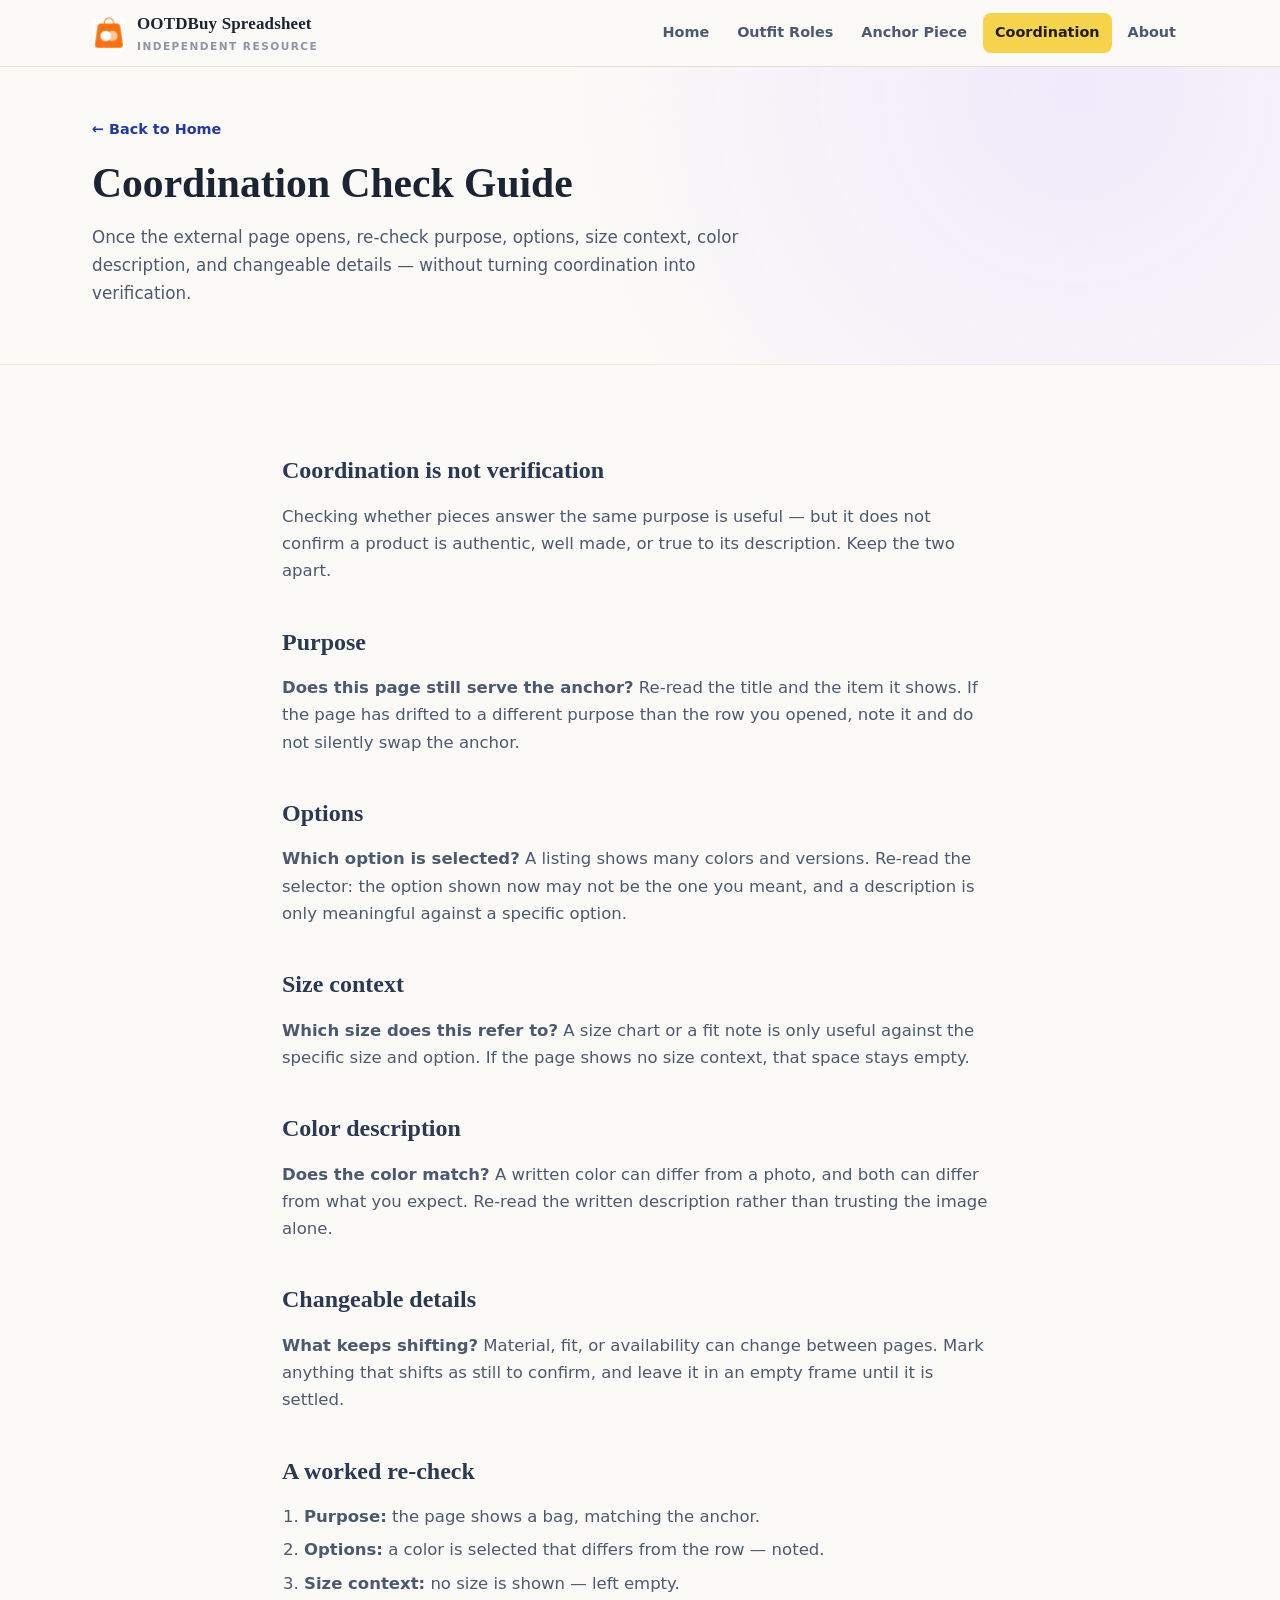
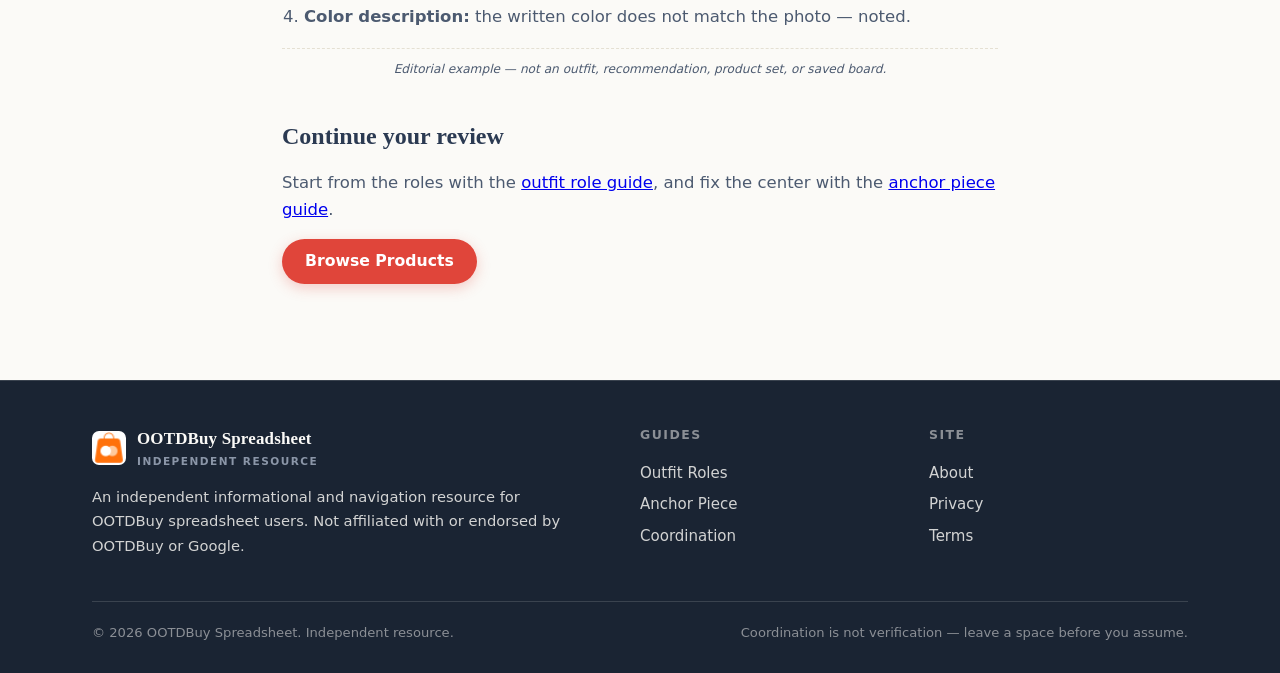
<file: coordination-check-guide/index.html>
<!DOCTYPE html>
<html lang="en">
<head>
  <meta charset="UTF-8">
  <meta name="viewport" content="width=device-width, initial-scale=1.0">
  <title>Coordination Check Guide | OOTDBuy Spreadsheet</title>
  <meta name="description" content="On the external page, re-check purpose, options, size context, color description, and changeable details — without turning coordination into verification.">
  <link rel="canonical" href="https://repglide.github.io/ootdbuy-spreadsheet/coordination-check-guide/">
  <link rel="icon" type="image/png" href="../assets/images/favicon.png">
  <link rel="stylesheet" href="../assets/css/styles.css">

  <meta property="og:type" content="article">
  <meta property="og:url" content="https://repglide.github.io/ootdbuy-spreadsheet/coordination-check-guide/">
  <meta property="og:title" content="Coordination Check Guide | OOTDBuy Spreadsheet">
  <meta property="og:description" content="On the external page, re-check purpose, options, size context, color description, and changeable details — without turning coordination into verification.">
  <meta name="twitter:card" content="summary">

  <script type="application/ld+json">
  {
    "@context": "https://schema.org",
    "@graph": [
      { "@type": "WebSite", "@id": "https://repglide.github.io/ootdbuy-spreadsheet/#website", "url": "https://repglide.github.io/ootdbuy-spreadsheet/", "name": "OOTDBuy Spreadsheet & Outfit-Role Guide" },
      { "@type": "BreadcrumbList", "itemListElement": [
        { "@type": "ListItem", "position": 1, "name": "Home", "item": "https://repglide.github.io/ootdbuy-spreadsheet/" },
        { "@type": "ListItem", "position": 2, "name": "Coordination Check Guide", "item": "https://repglide.github.io/ootdbuy-spreadsheet/coordination-check-guide/" }
      ]},
      { "@type": "Article", "@id": "https://repglide.github.io/ootdbuy-spreadsheet/coordination-check-guide/#article", "headline": "Coordination Check Guide", "description": "On the external page, re-check purpose, options, size context, color description, and changeable details — without turning coordination into verification.", "isPartOf": { "@id": "https://repglide.github.io/ootdbuy-spreadsheet/#website" } }
    ]
  }
  </script>
</head>
<body>
  <a href="#main-content" class="skip-link">Skip to main content</a>

  <header class="site-header">
    <div class="container header-inner">
      <a href="../index.html" class="brand" aria-label="OOTDBuy Spreadsheet Home">
        <img src="../assets/images/logo.png" alt="OOTDBuy logo" width="34" height="34">
        <span class="brand-name">OOTDBuy Spreadsheet<small>Independent Resource</small></span>
      </a>
      <button class="mobile-nav-toggle" aria-expanded="false" aria-label="Toggle navigation menu">
        <svg viewBox="0 0 24 24" fill="none" stroke="currentColor" stroke-width="2" width="22" height="22"><line x1="3" y1="6" x2="21" y2="6"></line><line x1="3" y1="12" x2="21" y2="12"></line><line x1="3" y1="18" x2="21" y2="18"></line></svg>
      </button>
      <nav class="main-nav" aria-label="Primary Navigation">
        <ul>
          <li><a href="../index.html">Home</a></li>
          <li><a href="../outfit-role-guide/">Outfit Roles</a></li>
          <li><a href="../anchor-piece-guide/">Anchor Piece</a></li>
          <li><a href="../coordination-check-guide/" class="active">Coordination</a></li>
          <li><a href="../about/">About</a></li>
        </ul>
      </nav>
    </div>
  </header>

  <main id="main-content">
    <section class="page-hero">
      <div class="container">
        <a class="back-link" href="../index.html">← Back to Home</a>
        <h1>Coordination Check Guide</h1>
        <p>Once the external page opens, re-check purpose, options, size context, color description, and changeable details — without turning coordination into verification.</p>
      </div>
    </section>

    <div class="article-paper">
      <div class="article-body">
        <h2>Coordination is not verification</h2>
        <p>Checking whether pieces answer the same purpose is useful — but it does not confirm a product is authentic, well made, or true to its description. Keep the two apart.</p>

        <h2>Purpose</h2>
        <p><strong>Does this page still serve the anchor?</strong> Re-read the title and the item it shows. If the page has drifted to a different purpose than the row you opened, note it and do not silently swap the anchor.</p>

        <h2>Options</h2>
        <p><strong>Which option is selected?</strong> A listing shows many colors and versions. Re-read the selector: the option shown now may not be the one you meant, and a description is only meaningful against a specific option.</p>

        <h2>Size context</h2>
        <p><strong>Which size does this refer to?</strong> A size chart or a fit note is only useful against the specific size and option. If the page shows no size context, that space stays empty.</p>

        <h2>Color description</h2>
        <p><strong>Does the color match?</strong> A written color can differ from a photo, and both can differ from what you expect. Re-read the written description rather than trusting the image alone.</p>

        <h2>Changeable details</h2>
        <p><strong>What keeps shifting?</strong> Material, fit, or availability can change between pages. Mark anything that shifts as still to confirm, and leave it in an empty frame until it is settled.</p>

        <h2>A worked re-check</h2>
        <ol>
          <li><strong>Purpose:</strong> the page shows a bag, matching the anchor.</li>
          <li><strong>Options:</strong> a color is selected that differs from the row — noted.</li>
          <li><strong>Size context:</strong> no size is shown — left empty.</li>
          <li><strong>Color description:</strong> the written color does not match the photo — noted.</li>
        </ol>
        <p class="example-flag">Editorial example — not an outfit, recommendation, product set, or saved board.</p>

        <h2>Continue your review</h2>
        <p>Start from the roles with the <a href="../outfit-role-guide/">outfit role guide</a>, and fix the center with the <a href="../anchor-piece-guide/">anchor piece guide</a>.</p>
        <p><a href="https://repglide.com/?agent=ootdbuy" class="btn btn-primary" target="_blank" rel="nofollow noopener">Browse Products</a></p>
      </div>
    </div>
  </main>

  <footer class="site-footer">
    <div class="container">
      <div class="footer-grid">
        <div class="footer-brand">
          <a href="../index.html" class="brand" aria-label="OOTDBuy Spreadsheet Home">
            <img src="../assets/images/logo.png" alt="OOTDBuy logo" width="30" height="30">
            <span class="brand-name">OOTDBuy Spreadsheet<small>Independent Resource</small></span>
          </a>
          <p>An independent informational and navigation resource for OOTDBuy spreadsheet users. Not affiliated with or endorsed by OOTDBuy or Google.</p>
        </div>
        <div class="footer-col">
          <h4>Guides</h4>
          <ul>
            <li><a href="../outfit-role-guide/">Outfit Roles</a></li>
            <li><a href="../anchor-piece-guide/">Anchor Piece</a></li>
            <li><a href="../coordination-check-guide/">Coordination</a></li>
          </ul>
        </div>
        <div class="footer-col">
          <h4>Site</h4>
          <ul>
            <li><a href="../about/">About</a></li>
            <li><a href="../privacy/">Privacy</a></li>
            <li><a href="../terms/">Terms</a></li>
          </ul>
        </div>
      </div>
      <div class="footer-bottom">
        <span>&copy; <span id="year">2026</span> OOTDBuy Spreadsheet. Independent resource.</span>
        <span>Coordination is not verification — leave a space before you assume.</span>
      </div>
    </div>
  </footer>

  <script src="../assets/js/main.js"></script>
</body>
</html>
</file>
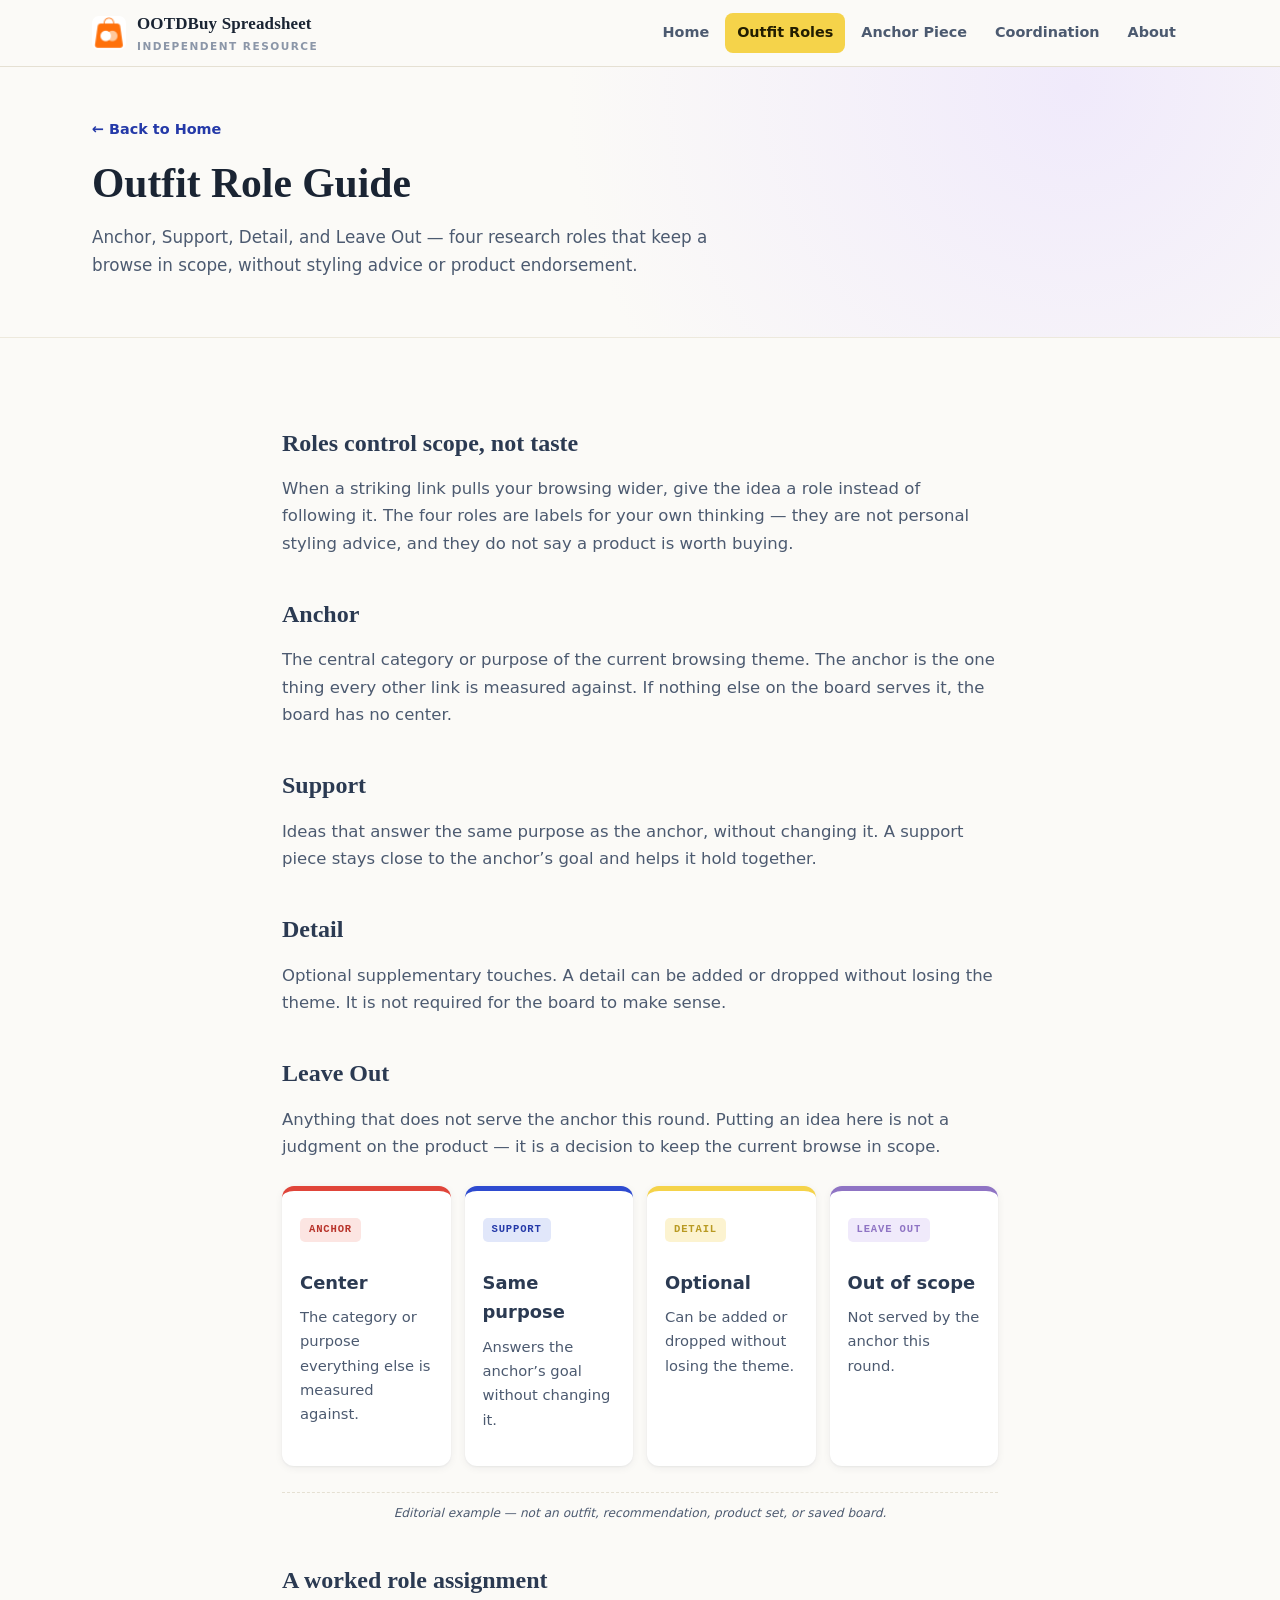
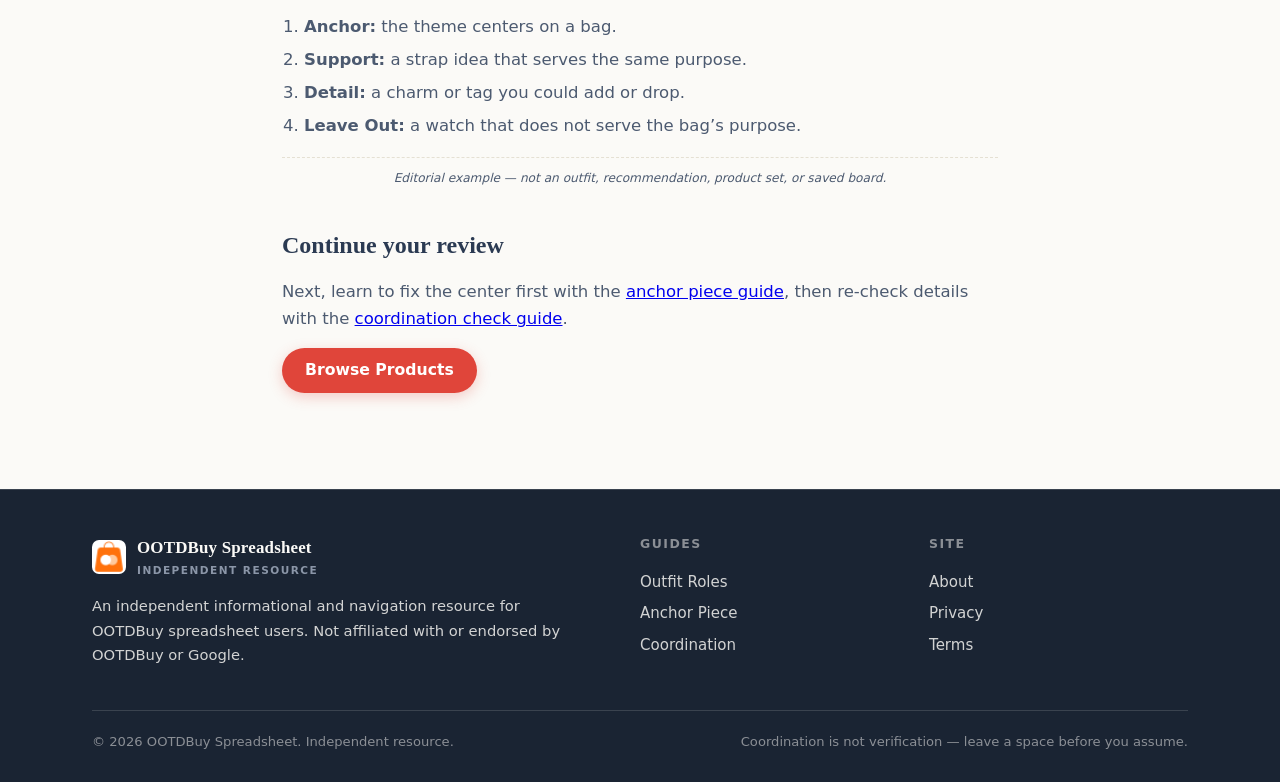
<file: outfit-role-guide/index.html>
<!DOCTYPE html>
<html lang="en">
<head>
  <meta charset="UTF-8">
  <meta name="viewport" content="width=device-width, initial-scale=1.0">
  <title>Outfit Role Guide | OOTDBuy Spreadsheet</title>
  <meta name="description" content="Anchor, Support, Detail, and Leave Out — the four research roles that keep an OOTDBuy spreadsheet browse in scope, without styling advice or product endorsement.">
  <link rel="canonical" href="https://repglide.github.io/ootdbuy-spreadsheet/outfit-role-guide/">
  <link rel="icon" type="image/png" href="../assets/images/favicon.png">
  <link rel="stylesheet" href="../assets/css/styles.css">

  <meta property="og:type" content="article">
  <meta property="og:url" content="https://repglide.github.io/ootdbuy-spreadsheet/outfit-role-guide/">
  <meta property="og:title" content="Outfit Role Guide | OOTDBuy Spreadsheet">
  <meta property="og:description" content="Anchor, Support, Detail, and Leave Out — the four research roles that keep an OOTDBuy spreadsheet browse in scope.">
  <meta name="twitter:card" content="summary">

  <script type="application/ld+json">
  {
    "@context": "https://schema.org",
    "@graph": [
      { "@type": "WebSite", "@id": "https://repglide.github.io/ootdbuy-spreadsheet/#website", "url": "https://repglide.github.io/ootdbuy-spreadsheet/", "name": "OOTDBuy Spreadsheet & Outfit-Role Guide" },
      { "@type": "BreadcrumbList", "itemListElement": [
        { "@type": "ListItem", "position": 1, "name": "Home", "item": "https://repglide.github.io/ootdbuy-spreadsheet/" },
        { "@type": "ListItem", "position": 2, "name": "Outfit Role Guide", "item": "https://repglide.github.io/ootdbuy-spreadsheet/outfit-role-guide/" }
      ]},
      { "@type": "Article", "@id": "https://repglide.github.io/ootdbuy-spreadsheet/outfit-role-guide/#article", "headline": "Outfit Role Guide", "description": "Anchor, Support, Detail, and Leave Out — the four research roles that keep an OOTDBuy spreadsheet browse in scope.", "isPartOf": { "@id": "https://repglide.github.io/ootdbuy-spreadsheet/#website" } }
    ]
  }
  </script>
</head>
<body>
  <a href="#main-content" class="skip-link">Skip to main content</a>

  <header class="site-header">
    <div class="container header-inner">
      <a href="../index.html" class="brand" aria-label="OOTDBuy Spreadsheet Home">
        <img src="../assets/images/logo.png" alt="OOTDBuy logo" width="34" height="34">
        <span class="brand-name">OOTDBuy Spreadsheet<small>Independent Resource</small></span>
      </a>
      <button class="mobile-nav-toggle" aria-expanded="false" aria-label="Toggle navigation menu">
        <svg viewBox="0 0 24 24" fill="none" stroke="currentColor" stroke-width="2" width="22" height="22"><line x1="3" y1="6" x2="21" y2="6"></line><line x1="3" y1="12" x2="21" y2="12"></line><line x1="3" y1="18" x2="21" y2="18"></line></svg>
      </button>
      <nav class="main-nav" aria-label="Primary Navigation">
        <ul>
          <li><a href="../index.html">Home</a></li>
          <li><a href="../outfit-role-guide/" class="active">Outfit Roles</a></li>
          <li><a href="../anchor-piece-guide/">Anchor Piece</a></li>
          <li><a href="../coordination-check-guide/">Coordination</a></li>
          <li><a href="../about/">About</a></li>
        </ul>
      </nav>
    </div>
  </header>

  <main id="main-content">
    <section class="page-hero">
      <div class="container">
        <a class="back-link" href="../index.html">← Back to Home</a>
        <h1>Outfit Role Guide</h1>
        <p>Anchor, Support, Detail, and Leave Out — four research roles that keep a browse in scope, without styling advice or product endorsement.</p>
      </div>
    </section>

    <div class="article-paper">
      <div class="article-body">
        <h2>Roles control scope, not taste</h2>
        <p>When a striking link pulls your browsing wider, give the idea a role instead of following it. The four roles are labels for your own thinking — they are not personal styling advice, and they do not say a product is worth buying.</p>

        <h2>Anchor</h2>
        <p>The central category or purpose of the current browsing theme. The anchor is the one thing every other link is measured against. If nothing else on the board serves it, the board has no center.</p>

        <h2>Support</h2>
        <p>Ideas that answer the same purpose as the anchor, without changing it. A support piece stays close to the anchor&rsquo;s goal and helps it hold together.</p>

        <h2>Detail</h2>
        <p>Optional supplementary touches. A detail can be added or dropped without losing the theme. It is not required for the board to make sense.</p>

        <h2>Leave Out</h2>
        <p>Anything that does not serve the anchor this round. Putting an idea here is not a judgment on the product — it is a decision to keep the current browse in scope.</p>

        <div class="role-grid" style="margin:26px 0;">
          <div class="role-card rc-anchor"><span class="role-tag">Anchor</span><h3>Center</h3><p>The category or purpose everything else is measured against.</p></div>
          <div class="role-card rc-support"><span class="role-tag">Support</span><h3>Same purpose</h3><p>Answers the anchor&rsquo;s goal without changing it.</p></div>
          <div class="role-card rc-detail"><span class="role-tag">Detail</span><h3>Optional</h3><p>Can be added or dropped without losing the theme.</p></div>
          <div class="role-card rc-leave"><span class="role-tag">Leave Out</span><h3>Out of scope</h3><p>Not served by the anchor this round.</p></div>
        </div>
        <p class="example-flag">Editorial example — not an outfit, recommendation, product set, or saved board.</p>

        <h2>A worked role assignment</h2>
        <ol>
          <li><strong>Anchor:</strong> the theme centers on a bag.</li>
          <li><strong>Support:</strong> a strap idea that serves the same purpose.</li>
          <li><strong>Detail:</strong> a charm or tag you could add or drop.</li>
          <li><strong>Leave Out:</strong> a watch that does not serve the bag&rsquo;s purpose.</li>
        </ol>
        <p class="example-flag">Editorial example — not an outfit, recommendation, product set, or saved board.</p>

        <h2>Continue your review</h2>
        <p>Next, learn to fix the center first with the <a href="../anchor-piece-guide/">anchor piece guide</a>, then re-check details with the <a href="../coordination-check-guide/">coordination check guide</a>.</p>
        <p><a href="https://repglide.com/?agent=ootdbuy" class="btn btn-primary" target="_blank" rel="nofollow noopener">Browse Products</a></p>
      </div>
    </div>
  </main>

  <footer class="site-footer">
    <div class="container">
      <div class="footer-grid">
        <div class="footer-brand">
          <a href="../index.html" class="brand" aria-label="OOTDBuy Spreadsheet Home">
            <img src="../assets/images/logo.png" alt="OOTDBuy logo" width="30" height="30">
            <span class="brand-name">OOTDBuy Spreadsheet<small>Independent Resource</small></span>
          </a>
          <p>An independent informational and navigation resource for OOTDBuy spreadsheet users. Not affiliated with or endorsed by OOTDBuy or Google.</p>
        </div>
        <div class="footer-col">
          <h4>Guides</h4>
          <ul>
            <li><a href="../outfit-role-guide/">Outfit Roles</a></li>
            <li><a href="../anchor-piece-guide/">Anchor Piece</a></li>
            <li><a href="../coordination-check-guide/">Coordination</a></li>
          </ul>
        </div>
        <div class="footer-col">
          <h4>Site</h4>
          <ul>
            <li><a href="../about/">About</a></li>
            <li><a href="../privacy/">Privacy</a></li>
            <li><a href="../terms/">Terms</a></li>
          </ul>
        </div>
      </div>
      <div class="footer-bottom">
        <span>&copy; <span id="year">2026</span> OOTDBuy Spreadsheet. Independent resource.</span>
        <span>Coordination is not verification — leave a space before you assume.</span>
      </div>
    </div>
  </footer>

  <script src="../assets/js/main.js"></script>
</body>
</html>
</file>
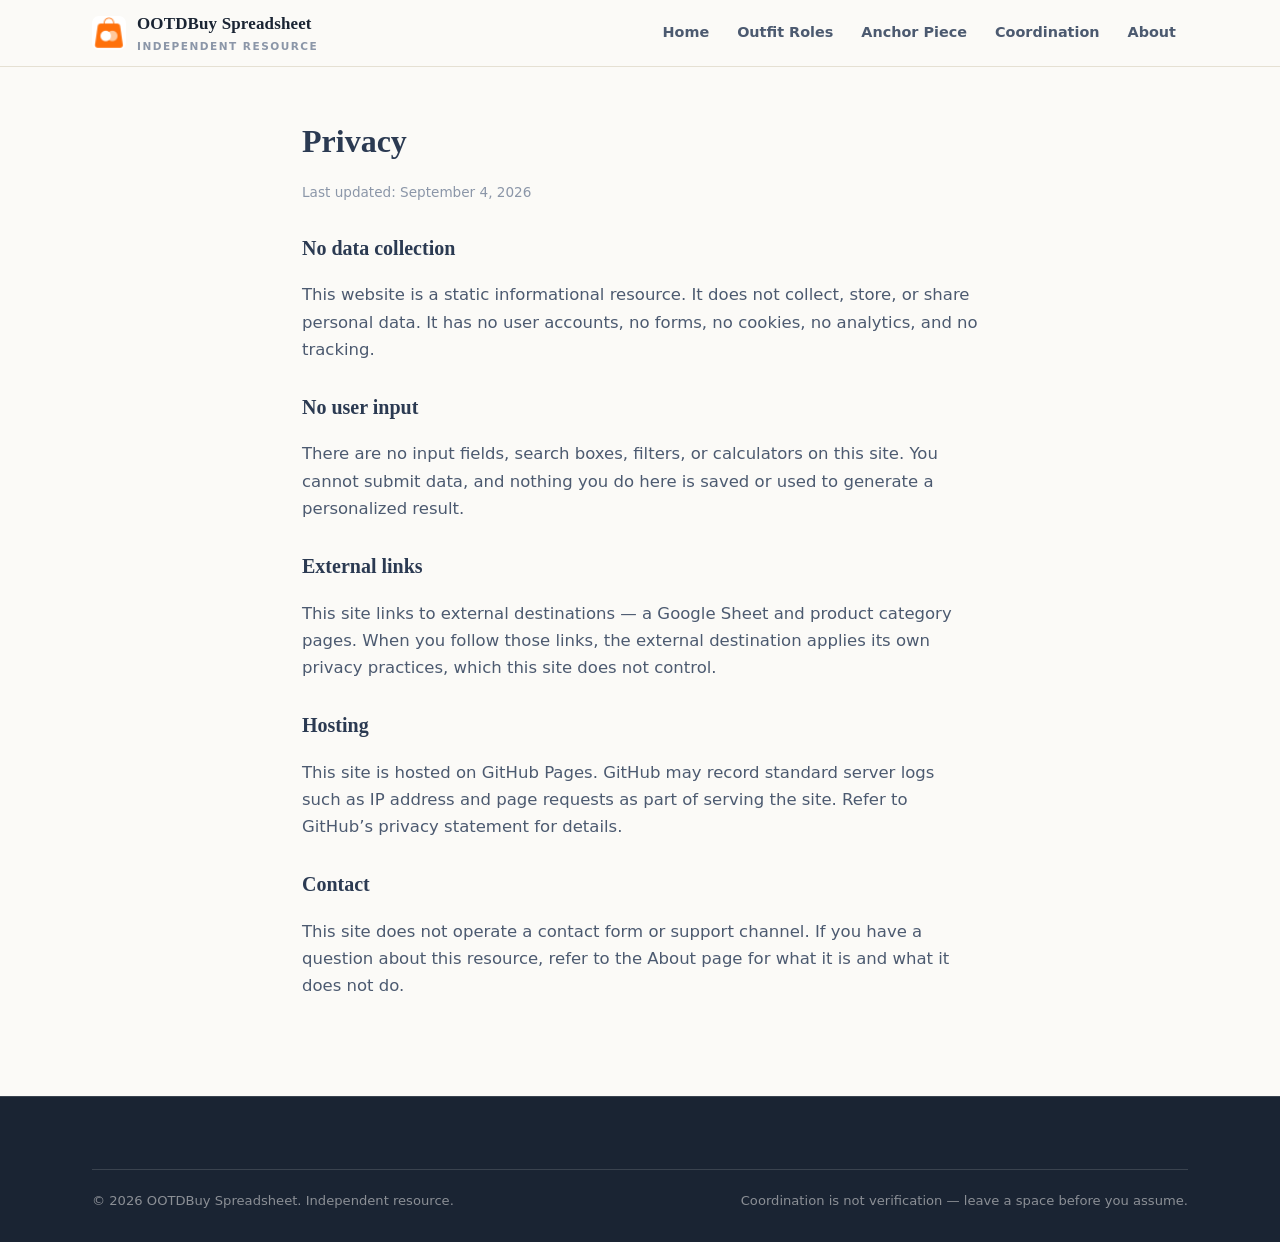
<file: privacy/index.html>
<!DOCTYPE html>
<html lang="en">
<head>
  <meta charset="UTF-8">
  <meta name="viewport" content="width=device-width, initial-scale=1.0">
  <title>Privacy | OOTDBuy Spreadsheet</title>
  <meta name="description" content="Privacy policy for the OOTDBuy Spreadsheet resource — a static informational site that does not collect, store, or share personal data.">
  <link rel="canonical" href="https://repglide.github.io/ootdbuy-spreadsheet/privacy/">
  <link rel="icon" type="image/png" href="../assets/images/favicon.png">
  <link rel="stylesheet" href="../assets/css/styles.css">
</head>
<body>
  <a href="#main-content" class="skip-link">Skip to main content</a>

  <header class="site-header">
    <div class="container header-inner">
      <a href="../index.html" class="brand" aria-label="OOTDBuy Spreadsheet Home">
        <img src="../assets/images/logo.png" alt="OOTDBuy logo" width="34" height="34">
        <span class="brand-name">OOTDBuy Spreadsheet<small>Independent Resource</small></span>
      </a>
      <button class="mobile-nav-toggle" aria-expanded="false" aria-label="Toggle navigation menu">
        <svg viewBox="0 0 24 24" fill="none" stroke="currentColor" stroke-width="2" width="22" height="22"><line x1="3" y1="6" x2="21" y2="6"></line><line x1="3" y1="12" x2="21" y2="12"></line><line x1="3" y1="18" x2="21" y2="18"></line></svg>
      </button>
      <nav class="main-nav" aria-label="Primary Navigation">
        <ul>
          <li><a href="../index.html">Home</a></li>
          <li><a href="../outfit-role-guide/">Outfit Roles</a></li>
          <li><a href="../anchor-piece-guide/">Anchor Piece</a></li>
          <li><a href="../coordination-check-guide/">Coordination</a></li>
          <li><a href="../about/">About</a></li>
        </ul>
      </nav>
    </div>
  </header>

  <main id="main-content">
    <div class="article-paper">
      <div class="legal-body">
        <h1>Privacy</h1>
        <p class="legal-date">Last updated: September 4, 2026</p>

        <h2>No data collection</h2>
        <p>This website is a static informational resource. It does not collect, store, or share personal data. It has no user accounts, no forms, no cookies, no analytics, and no tracking.</p>

        <h2>No user input</h2>
        <p>There are no input fields, search boxes, filters, or calculators on this site. You cannot submit data, and nothing you do here is saved or used to generate a personalized result.</p>

        <h2>External links</h2>
        <p>This site links to external destinations — a Google Sheet and product category pages. When you follow those links, the external destination applies its own privacy practices, which this site does not control.</p>

        <h2>Hosting</h2>
        <p>This site is hosted on GitHub Pages. GitHub may record standard server logs such as IP address and page requests as part of serving the site. Refer to GitHub&rsquo;s privacy statement for details.</p>

        <h2>Contact</h2>
        <p>This site does not operate a contact form or support channel. If you have a question about this resource, refer to the About page for what it is and what it does not do.</p>
      </div>
    </div>
  </main>

  <footer class="site-footer">
    <div class="container">
      <div class="footer-bottom">
        <span>&copy; <span id="year">2026</span> OOTDBuy Spreadsheet. Independent resource.</span>
        <span>Coordination is not verification — leave a space before you assume.</span>
      </div>
    </div>
  </footer>

  <script src="../assets/js/main.js"></script>
</body>
</html>
</file>
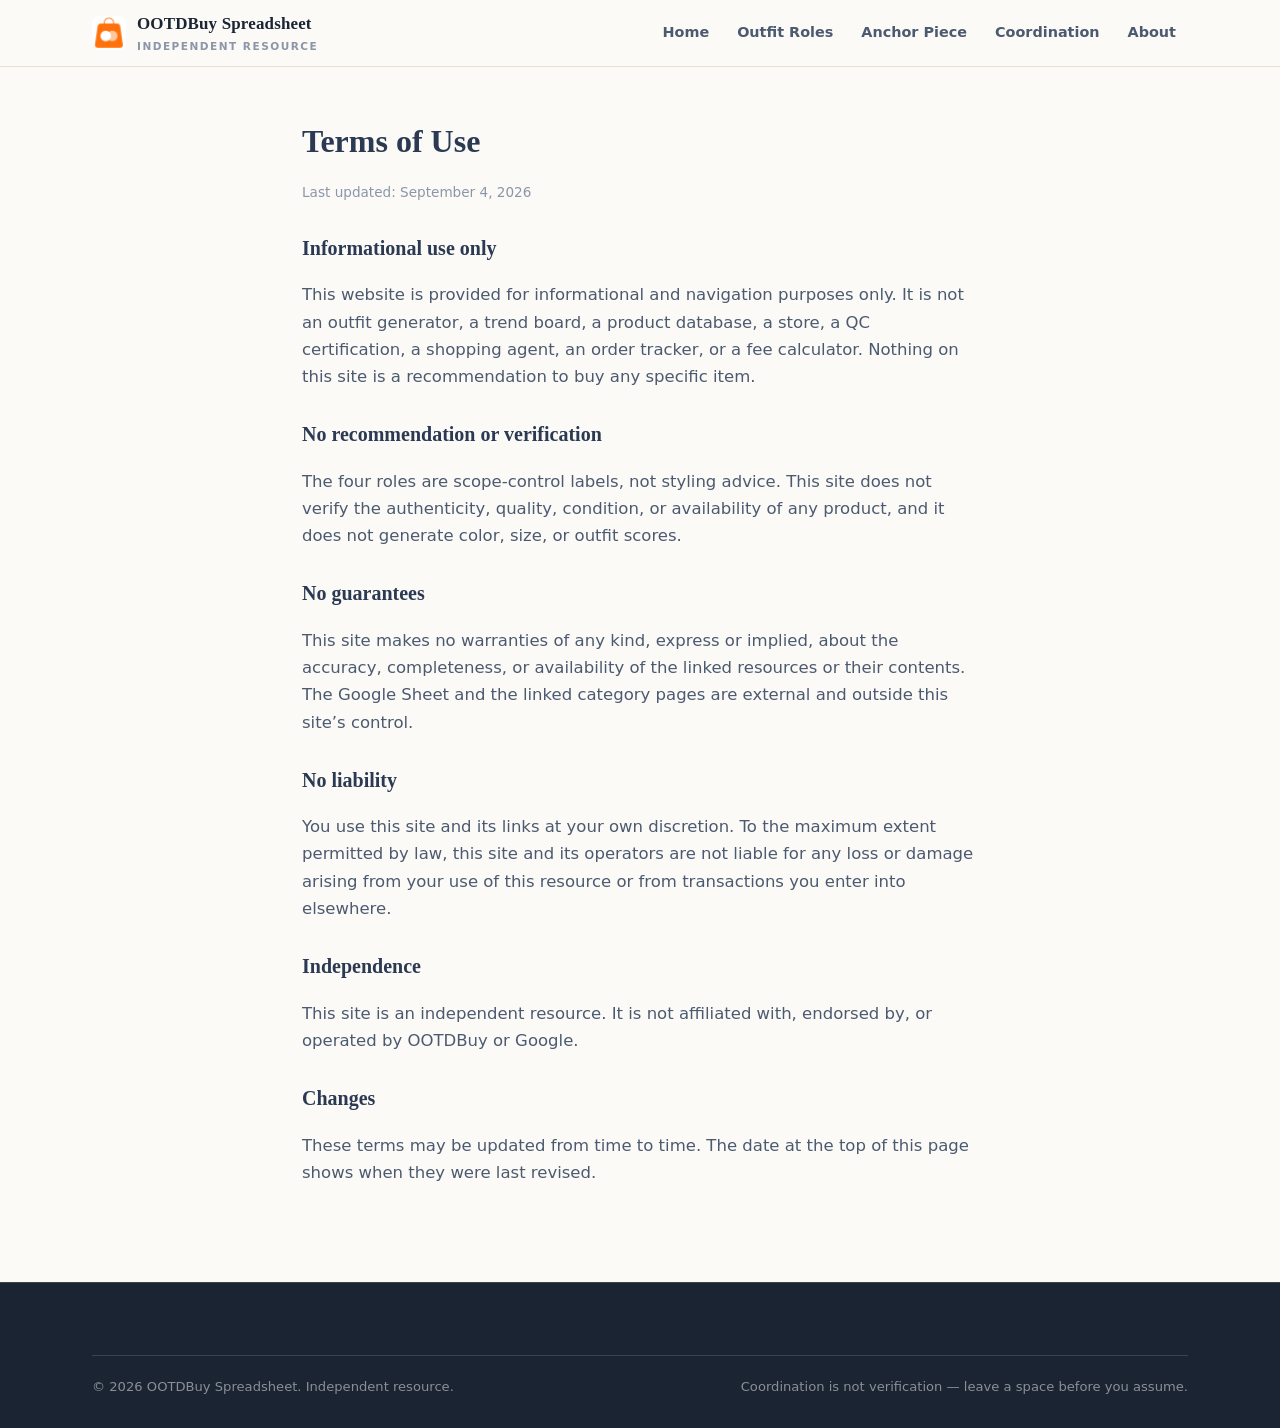
<file: terms/index.html>
<!DOCTYPE html>
<html lang="en">
<head>
  <meta charset="UTF-8">
  <meta name="viewport" content="width=device-width, initial-scale=1.0">
  <title>Terms | OOTDBuy Spreadsheet</title>
  <meta name="description" content="Terms of use for the OOTDBuy Spreadsheet resource — an informational guide provided as-is, without recommendations, verification, or purchase guarantees.">
  <link rel="canonical" href="https://repglide.github.io/ootdbuy-spreadsheet/terms/">
  <link rel="icon" type="image/png" href="../assets/images/favicon.png">
  <link rel="stylesheet" href="../assets/css/styles.css">
</head>
<body>
  <a href="#main-content" class="skip-link">Skip to main content</a>

  <header class="site-header">
    <div class="container header-inner">
      <a href="../index.html" class="brand" aria-label="OOTDBuy Spreadsheet Home">
        <img src="../assets/images/logo.png" alt="OOTDBuy logo" width="34" height="34">
        <span class="brand-name">OOTDBuy Spreadsheet<small>Independent Resource</small></span>
      </a>
      <button class="mobile-nav-toggle" aria-expanded="false" aria-label="Toggle navigation menu">
        <svg viewBox="0 0 24 24" fill="none" stroke="currentColor" stroke-width="2" width="22" height="22"><line x1="3" y1="6" x2="21" y2="6"></line><line x1="3" y1="12" x2="21" y2="12"></line><line x1="3" y1="18" x2="21" y2="18"></line></svg>
      </button>
      <nav class="main-nav" aria-label="Primary Navigation">
        <ul>
          <li><a href="../index.html">Home</a></li>
          <li><a href="../outfit-role-guide/">Outfit Roles</a></li>
          <li><a href="../anchor-piece-guide/">Anchor Piece</a></li>
          <li><a href="../coordination-check-guide/">Coordination</a></li>
          <li><a href="../about/">About</a></li>
        </ul>
      </nav>
    </div>
  </header>

  <main id="main-content">
    <div class="article-paper">
      <div class="legal-body">
        <h1>Terms of Use</h1>
        <p class="legal-date">Last updated: September 4, 2026</p>

        <h2>Informational use only</h2>
        <p>This website is provided for informational and navigation purposes only. It is not an outfit generator, a trend board, a product database, a store, a QC certification, a shopping agent, an order tracker, or a fee calculator. Nothing on this site is a recommendation to buy any specific item.</p>

        <h2>No recommendation or verification</h2>
        <p>The four roles are scope-control labels, not styling advice. This site does not verify the authenticity, quality, condition, or availability of any product, and it does not generate color, size, or outfit scores.</p>

        <h2>No guarantees</h2>
        <p>This site makes no warranties of any kind, express or implied, about the accuracy, completeness, or availability of the linked resources or their contents. The Google Sheet and the linked category pages are external and outside this site&rsquo;s control.</p>

        <h2>No liability</h2>
        <p>You use this site and its links at your own discretion. To the maximum extent permitted by law, this site and its operators are not liable for any loss or damage arising from your use of this resource or from transactions you enter into elsewhere.</p>

        <h2>Independence</h2>
        <p>This site is an independent resource. It is not affiliated with, endorsed by, or operated by OOTDBuy or Google.</p>

        <h2>Changes</h2>
        <p>These terms may be updated from time to time. The date at the top of this page shows when they were last revised.</p>
      </div>
    </div>
  </main>

  <footer class="site-footer">
    <div class="container">
      <div class="footer-bottom">
        <span>&copy; <span id="year">2026</span> OOTDBuy Spreadsheet. Independent resource.</span>
        <span>Coordination is not verification — leave a space before you assume.</span>
      </div>
    </div>
  </footer>

  <script src="../assets/js/main.js"></script>
</body>
</html>
</file>
<file: assets/css/styles.css>
/* ==========================================================================
   OOTDBuy Spreadsheet — Outfit Role Board / Lookbook Cutting Room theme
   Paper white · ink blue-black · tomato red · ultramarine · butter · lavender
   ========================================================================== */

:root {
  /* palette */
  --paper:      #FBFAF7;
  --paper-2:    #F3F0E7;
  --card:       #FFFFFF;
  --ink:        #1A2433;
  --ink-2:      #2B3A52;
  --ink-soft:   #4C5A70;
  --ink-faint:  #8B96A8;
  --tomato:     #E0453A;
  --tomato-d:   #B8332A;
  --tomato-s:   #FCE5E2;
  --ultra:      #2E4BD0;
  --ultra-d:    #2439A8;
  --ultra-s:    #E1E7FA;
  --butter:     #F5D34A;
  --butter-d:   #B99A22;
  --butter-s:   #FCF3D0;
  --lavender:   #C9B8E8;
  --lavender-d: #8F74C4;
  --lavender-s: #F0EAFB;
  --line:       #E5E0D3;
  --line-soft:  #EDE9DD;

  /* typography */
  --serif: Georgia, 'Times New Roman', Times, serif;
  --sans: system-ui, -apple-system, 'Segoe UI', Roboto, Helvetica, Arial, sans-serif;
  --mono: ui-monospace, SFMono-Regular, 'SF Mono', Menlo, Consolas, monospace;

  /* geometry */
  --radius: 12px;
  --radius-sm: 8px;
  --container: 1140px;
  --shadow-sm: 0 1px 2px rgba(26, 36, 51, 0.05), 0 2px 8px rgba(26, 36, 51, 0.06);
  --shadow-md: 0 4px 14px rgba(26, 36, 51, 0.10), 0 12px 32px rgba(26, 36, 51, 0.09);
}

* { box-sizing: border-box; }
html { scroll-behavior: smooth; -webkit-text-size-adjust: 100%; }

body {
  margin: 0;
  font-family: var(--sans);
  font-size: 16.5px;
  line-height: 1.65;
  color: var(--ink);
  background: var(--paper);
  -webkit-font-smoothing: antialiased;
  text-rendering: optimizeLegibility;
}

/* ---------- accessibility ---------- */
.skip-link { position: absolute; left: -9999px; top: 0; background: var(--butter); color: #221D00; padding: 10px 16px; z-index: 200; border-radius: 0 0 var(--radius-sm) 0; font-weight: 700; }
.skip-link:focus { left: 0; }
:focus-visible { outline: 3px solid var(--butter); outline-offset: 2px; border-radius: 3px; }
.visually-hidden { position: absolute !important; width: 1px; height: 1px; margin: -1px; padding: 0; border: 0; overflow: hidden; clip: rect(0 0 0 0); white-space: nowrap; }

/* ---------- layout ---------- */
.container { max-width: var(--container); margin: 0 auto; padding: 0 22px; }

/* ---------- header ---------- */
.site-header { position: sticky; top: 0; z-index: 100; background: rgba(251, 250, 247, 0.94); backdrop-filter: saturate(140%) blur(8px); border-bottom: 1px solid var(--line); }
.header-inner { display: flex; align-items: center; gap: 20px; height: 66px; }
.brand { display: flex; align-items: center; gap: 11px; text-decoration: none; color: var(--ink); }
.brand img { width: 34px; height: 34px; display: block; border-radius: 7px; }
.brand-name { font-family: var(--serif); font-weight: 700; font-size: 1.06rem; letter-spacing: 0.01em; }
.brand-name small { display: block; font-family: var(--sans); font-weight: 600; font-size: 0.66rem; color: var(--ink-faint); letter-spacing: 0.14em; text-transform: uppercase; }

.main-nav { margin-left: auto; }
.main-nav ul { display: flex; align-items: center; gap: 4px; list-style: none; margin: 0; padding: 0; }
.main-nav a { display: block; padding: 8px 12px; text-decoration: none; color: var(--ink-soft); font-weight: 600; font-size: 0.9rem; border-radius: var(--radius-sm); }
.main-nav a:hover { background: var(--paper-2); color: var(--ink); }
.main-nav a.active { color: #221D00; background: var(--butter); }

.mobile-nav-toggle { display: none; margin-left: auto; width: 44px; height: 44px; border: 1px solid var(--line); background: var(--card); border-radius: var(--radius-sm); cursor: pointer; color: var(--ink); }
.mobile-nav-toggle svg { display: block; margin: 0 auto; }

@media (max-width: 860px) {
  .main-nav { display: none; }
  .mobile-nav-toggle { display: block; }
  .main-nav.open { display: block; position: absolute; left: 0; right: 0; top: 66px; background: var(--card); border-bottom: 1px solid var(--line); box-shadow: var(--shadow-md); }
  .main-nav.open ul { flex-direction: column; align-items: stretch; gap: 2px; padding: 8px; }
  .main-nav.open a { padding: 12px 14px; }
}

/* ---------- buttons ---------- */
.btn { display: inline-flex; align-items: center; justify-content: center; gap: 8px; padding: 12px 22px; border-radius: 999px; text-decoration: none; font-weight: 700; font-size: 0.98rem; line-height: 1.2; border: 1.5px solid transparent; transition: transform 0.12s ease, box-shadow 0.12s ease, background 0.12s ease, border-color 0.12s ease; }
.btn:active { transform: translateY(1px); }
.btn-primary { background: var(--tomato); color: #fff; box-shadow: 0 4px 14px rgba(224, 69, 58, 0.26); }
.btn-primary:hover { background: #EC5A4E; box-shadow: 0 6px 18px rgba(224, 69, 58, 0.34); }
.btn-secondary { background: var(--card); color: var(--ink); border-color: var(--line); box-shadow: var(--shadow-sm); }
.btn-secondary:hover { border-color: var(--tomato); background: #fff; }
.btn-ghost-on-dark { background: transparent; color: var(--paper); border-color: rgba(251, 250, 247, 0.28); }
.btn-ghost-on-dark:hover { border-color: rgba(251, 250, 247, 0.6); }
.btn-sm { padding: 9px 16px; font-size: 0.88rem; }

/* ---------- hero (light) ---------- */
.hero-section { padding: 52px 0 46px; position: relative; overflow: hidden; background: radial-gradient(circle at 86% 4%, var(--lavender-s) 0, transparent 42%), radial-gradient(circle at 4% 96%, var(--butter-s) 0, transparent 40%); }
.hero-grid { display: grid; grid-template-columns: 1.05fr 0.95fr; gap: 44px; align-items: center; }
.hero-badge { display: inline-block; padding: 5px 13px; border-radius: 999px; background: var(--lavender-s); color: var(--lavender-d); font-weight: 700; font-size: 0.76rem; letter-spacing: 0.08em; text-transform: uppercase; }
.hero-title { font-family: var(--serif); font-size: clamp(2.05rem, 4.6vw, 3.1rem); line-height: 1.12; color: var(--ink); margin: 18px 0 16px; font-weight: 700; }
.hero-title em { font-style: italic; color: var(--tomato-d); }
.hero-description { font-size: 1.08rem; color: var(--ink-soft); max-width: 34em; margin: 0 0 26px; }
.hero-actions { display: flex; flex-wrap: wrap; gap: 12px; }
.hero-caption { display: block; margin-top: 18px; font-size: 0.76rem; color: var(--ink-faint); font-style: italic; }

/* hero cut-paper collage (non-figurative) */
.hero-visual { position: relative; }
.hero-collage { position: relative; height: 330px; }
.paper-shape { position: absolute; display: grid; place-items: center; font-family: var(--mono); font-weight: 800; font-size: 0.72rem; letter-spacing: 0.06em; text-transform: uppercase; }
.ps-anchor { width: 152px; height: 152px; background: var(--tomato); color: #fff; clip-path: polygon(0 0, 100% 7%, 93% 100%, 5% 90%); top: 12px; left: 18px; transform: rotate(-4deg); }
.ps-support { width: 122px; height: 132px; background: var(--ultra); color: #fff; clip-path: polygon(8% 0, 100% 0, 96% 100%, 0 94%); top: 78px; left: 138px; transform: rotate(3deg); }
.ps-detail { width: 74px; height: 74px; background: var(--butter); color: var(--ink); clip-path: polygon(50% 0, 100% 50%, 50% 100%, 0 50%); top: 18px; left: 224px; transform: rotate(9deg); }
.ps-leave { width: 126px; height: 92px; background: transparent; border: 2px dashed var(--lavender-d); color: var(--lavender-d); top: 196px; left: 44px; transform: rotate(-2deg); }
.ps-anchor::before, .ps-support::before, .ps-detail::before { content: ""; position: absolute; inset: 0; background-image: repeating-linear-gradient(45deg, rgba(26, 36, 51, 0.05) 0 1px, transparent 1px 7px); }

@media (max-width: 860px) {
  .hero-grid { grid-template-columns: 1fr; gap: 28px; }
  .hero-section { padding-top: 34px; }
  .hero-collage { height: 260px; }
  .ps-anchor { width: 118px; height: 118px; left: 6px; }
  .ps-support { width: 98px; height: 104px; left: 104px; top: 66px; }
  .ps-detail { width: 58px; height: 58px; left: 178px; }
  .ps-leave { width: 102px; height: 78px; left: 20px; top: 158px; }
}

/* ---------- section scaffolding ---------- */
.section { padding: 46px 0; }
.section-alt { background: var(--paper-2); }
.section-header { max-width: 700px; margin: 0 auto 34px; text-align: center; }
.eyebrow { display: inline-block; font-size: 0.76rem; font-weight: 700; letter-spacing: 0.14em; text-transform: uppercase; color: var(--ultra-d); }
.section-title { font-family: var(--serif); font-size: clamp(1.6rem, 3.4vw, 2.15rem); color: var(--ink-2); margin: 10px 0 12px; line-height: 1.2; }
.section-lead { color: var(--ink-soft); font-size: 1.02rem; margin: 0; }

/* ---------- category grid (lookbook swatches) ---------- */
.categories-section { padding-top: 10px; }
.cat-grid { display: grid; grid-template-columns: repeat(4, 1fr); gap: 16px; }
.cat-card {
  position: relative; display: flex; flex-direction: column; gap: 8px;
  background: var(--card); text-decoration: none; color: var(--ink);
  padding: 32px 16px 18px;
  clip-path: polygon(0 0, 100% 0, 100% calc(100% - 9px), 94% 100%, 88% calc(100% - 9px), 82% 100%, 76% calc(100% - 9px), 70% 100%, 64% calc(100% - 9px), 58% 100%, 52% calc(100% - 9px), 46% 100%, 40% calc(100% - 9px), 34% 100%, 28% calc(100% - 9px), 22% 100%, 16% calc(100% - 9px), 10% 100%, 4% calc(100% - 9px), 0 100%);
  transition: transform 0.14s ease;
}
.cat-card::before { content: ""; position: absolute; inset: 0; background-image: repeating-linear-gradient(45deg, rgba(26, 36, 51, 0.035) 0 1px, transparent 1px 7px); pointer-events: none; }
.cat-card:hover { transform: translateY(-3px); }
.cat-card:hover .cat-icon { color: var(--tomato-d); }
.swatch-tab { position: absolute; top: 12px; left: 14px; font-family: var(--mono); font-size: 0.66rem; font-weight: 800; letter-spacing: 0.05em; color: var(--paper); padding: 3px 8px; border-radius: 4px; }
.cat-card:nth-child(4n+1) .swatch-tab { background: var(--tomato); }
.cat-card:nth-child(4n+2) .swatch-tab { background: var(--ultra); }
.cat-card:nth-child(4n+3) .swatch-tab { background: var(--butter); color: var(--ink); }
.cat-card:nth-child(4n+4) .swatch-tab { background: var(--lavender-d); }
.cat-icon { width: 30px; height: 30px; color: var(--ink-soft); margin-top: 8px; transition: color 0.14s ease; }
.cat-icon svg { width: 100%; height: 100%; }
.cat-name { font-weight: 700; color: var(--ink-2); font-size: 0.97rem; line-height: 1.32; }
.cat-card .cat-arrow { margin-top: auto; font-size: 0.8rem; font-weight: 700; color: var(--tomato-d); }

@media (max-width: 900px) {
  .cat-grid { grid-template-columns: repeat(2, 1fr); gap: 12px; }
  .cat-card { padding: 30px 12px 14px; }
  .cat-name { font-size: 0.9rem; }
}

/* ---------- role cards (Give Every Idea a Role) ---------- */
.role-grid { display: grid; grid-template-columns: repeat(4, 1fr); gap: 14px; }
.role-card { position: relative; background: var(--card); border-radius: var(--radius); padding: 22px 18px 18px; box-shadow: var(--shadow-sm); }
.role-card .role-tag { display: inline-block; font-family: var(--mono); font-size: 0.66rem; font-weight: 800; letter-spacing: 0.08em; text-transform: uppercase; padding: 3px 9px; border-radius: 5px; }
.role-card h3 { margin: 12px 0 8px; font-size: 1.05rem; color: var(--ink-2); }
.role-card p { margin: 0; color: var(--ink-soft); font-size: 0.92rem; }
.rc-anchor { border-top: 5px solid var(--tomato); }
.rc-support { border-top: 5px solid var(--ultra); }
.rc-detail { border-top: 5px solid var(--butter); }
.rc-leave { border-top: 5px solid var(--lavender-d); }
.rc-anchor .role-tag { background: var(--tomato-s); color: var(--tomato-d); }
.rc-support .role-tag { background: var(--ultra-s); color: var(--ultra-d); }
.rc-detail .role-tag { background: var(--butter-s); color: var(--butter-d); }
.rc-leave .role-tag { background: var(--lavender-s); color: var(--lavender-d); }
@media (max-width: 900px) { .role-grid { grid-template-columns: repeat(2, 1fr); } }
@media (max-width: 560px) { .role-grid { grid-template-columns: 1fr; } }

/* ---------- anchor flow ---------- */
.anchor-flow { display: flex; align-items: stretch; gap: 0; max-width: 900px; margin: 0 auto; }
.flow-step { flex: 1; display: flex; flex-direction: column; align-items: center; text-align: center; gap: 9px; padding: 0 6px; }
.flow-dot { width: 40px; height: 40px; border-radius: 50%; display: grid; place-items: center; font-family: var(--mono); font-weight: 800; font-size: 0.8rem; color: #fff; }
.flow-step[data-f="1"] .flow-dot { background: var(--tomato); }
.flow-step[data-f="2"] .flow-dot { background: var(--ultra); }
.flow-step[data-f="3"] .flow-dot { background: var(--butter); color: var(--ink); }
.flow-step[data-f="4"] .flow-dot { background: var(--lavender-d); }
.flow-label { font-weight: 700; color: var(--ink-2); font-size: 0.9rem; }
.flow-desc { color: var(--ink-soft); font-size: 0.82rem; }
.flow-arrow { flex: none; align-self: center; color: var(--tomato-d); font-size: 1.35rem; font-weight: 800; padding: 0 1px; }
@media (max-width: 760px) {
  .anchor-flow { flex-direction: column; }
  .flow-step { flex-direction: row; align-items: center; text-align: left; gap: 12px; padding: 8px 0; }
  .flow-arrow { transform: rotate(90deg); }
}

/* ---------- static role board ---------- */
.role-board { position: relative; display: grid; grid-template-columns: 1.15fr 1fr 1fr 1fr; gap: 12px; background: var(--card); border: 1px solid var(--line); border-radius: var(--radius); padding: 20px 18px 18px; box-shadow: var(--shadow-sm); max-width: 1000px; margin: 0 auto; }
.role-board::before { content: ""; position: absolute; inset: 0; background-image: linear-gradient(var(--line-soft) 1px, transparent 1px); background-size: 100% 25%; opacity: 0.6; pointer-events: none; }
.board-zone { position: relative; border-radius: 8px; padding: 20px 14px 14px; }
.bz-anchor { background: var(--tomato-s); border: 1px solid var(--tomato); }
.bz-support { background: var(--ultra-s); border: 1px solid var(--ultra); }
.bz-detail { background: var(--butter-s); border: 1px solid var(--butter-d); }
.bz-leave { background: var(--lavender-s); border: 1.5px dashed var(--lavender-d); }
.zone-pin { position: absolute; top: -9px; left: 14px; width: 15px; height: 15px; border-radius: 50%; background: var(--ink); box-shadow: 0 2px 4px rgba(26, 36, 51, 0.28); }
.zone-pin::after { content: ""; position: absolute; top: 13px; left: 7px; width: 1px; height: 9px; background: var(--ink); }
.zone-label { font-family: var(--mono); font-weight: 800; letter-spacing: 0.08em; text-transform: uppercase; font-size: 0.72rem; color: var(--ink-2); }
.board-zone p { margin: 8px 0 0; color: var(--ink-soft); font-size: 0.88rem; }
.board-caption { display: block; text-align: center; margin: 14px auto 0; font-size: 0.78rem; color: var(--ink-faint); font-style: italic; }
@media (max-width: 820px) {
  .role-board { grid-template-columns: 1fr; }
}

/* ---------- duo grid (coordination is not verification) ---------- */
.duo-grid { display: grid; grid-template-columns: 1fr 1fr; gap: 16px; }
.duo-col { background: var(--card); border-radius: var(--radius); padding: 22px 24px; box-shadow: var(--shadow-sm); }
.duo-col h3 { margin: 0 0 12px; font-size: 1.05rem; display: flex; align-items: center; gap: 10px; color: var(--ink-2); }
.duo-col ul { margin: 0; padding-left: 18px; color: var(--ink-soft); font-size: 0.94rem; }
.duo-col ul li { margin: 7px 0; }
.duo-col .mark { flex: none; width: 24px; height: 24px; border-radius: 6px; display: grid; place-items: center; font-size: 0.8rem; color: #fff; font-family: var(--mono); }
.duo-col.is-a { border: 1.5px solid var(--tomato); border-left: 6px solid var(--tomato); }
.duo-col.is-b { border: 1.5px solid var(--ultra); border-left: 6px solid var(--ultra); }
.duo-col.is-a .mark { background: var(--tomato); }
.duo-col.is-b .mark { background: var(--ultra); }
@media (max-width: 720px) { .duo-grid { grid-template-columns: 1fr; } }

/* alignment line + empty frame (still to confirm) */
.align-line { display: flex; align-items: center; gap: 12px; color: var(--ink-faint); font-size: 0.82rem; max-width: 560px; margin: 24px auto 0; }
.align-line .line { flex: 1; height: 1px; background: repeating-linear-gradient(90deg, var(--ink-faint) 0 4px, transparent 4px 9px); }
.empty-frame { position: relative; margin: 20px auto 0; max-width: 520px; border: 2px dashed var(--line); border-radius: 10px; padding: 28px 20px; text-align: center; color: var(--ink-faint); }
.empty-frame::before, .empty-frame::after { content: ""; position: absolute; width: 14px; height: 14px; border: 2px solid var(--tomato); }
.empty-frame::before { top: -2px; left: -2px; border-right: none; border-bottom: none; }
.empty-frame::after { bottom: -2px; right: -2px; border-left: none; border-top: none; }
.frame-caption { font-family: var(--mono); font-size: 0.7rem; letter-spacing: 0.1em; text-transform: uppercase; }
.empty-frame p { margin: 8px 0 0; font-size: 0.9rem; color: var(--ink-soft); }

/* ---------- stop rules (Leave Space on the Board) ---------- */
.rules-list { list-style: none; margin: 0; padding: 0; max-width: 760px; margin-inline: auto; }
.rules-list li { display: flex; gap: 14px; align-items: flex-start; padding: 15px 18px; margin: 10px 0; background: var(--card); border: 1px solid var(--line); border-radius: var(--radius); box-shadow: var(--shadow-sm); }
.rules-list .rule-num { flex: none; width: 30px; height: 30px; border-radius: 50%; display: grid; place-items: center; color: #fff; font-weight: 800; font-size: 0.8rem; font-family: var(--mono); background: var(--tomato); }
.rules-list p { margin: 0; color: var(--ink-soft); font-size: 0.96rem; }
.rules-list strong { color: var(--ink-2); }

/* ---------- guide entry cards ---------- */
.guide-grid { display: grid; grid-template-columns: repeat(3, 1fr); gap: 16px; }
.guide-card { display: flex; flex-direction: column; background: var(--card); border: 1px solid var(--line); border-radius: var(--radius); padding: 24px 22px; text-decoration: none; color: var(--ink); box-shadow: var(--shadow-sm); transition: transform 0.14s ease, box-shadow 0.14s ease; }
.guide-card:hover { transform: translateY(-3px); box-shadow: var(--shadow-md); }
.guide-card .guide-num { font-family: var(--mono); font-size: 0.78rem; color: var(--ultra-d); letter-spacing: 0.1em; }
.guide-card h3 { font-family: var(--serif); font-size: 1.24rem; color: var(--ink-2); margin: 8px 0 10px; }
.guide-card p { color: var(--ink-soft); font-size: 0.95rem; margin: 0 0 16px; }
.guide-card .guide-cta { margin-top: auto; font-weight: 700; color: var(--tomato-d); font-size: 0.9rem; }
@media (max-width: 900px) { .guide-grid { grid-template-columns: 1fr; } }

/* ---------- example flag ---------- */
.example-flag { display: block; text-align: center; margin-top: 18px; font-size: 0.76rem; color: var(--ink-faint); font-style: italic; border-top: 1px dashed var(--line); padding-top: 10px; }

/* ---------- FAQ ---------- */
.faq-list { max-width: 760px; margin: 0 auto; }
details.faq-item { background: var(--card); border: 1px solid var(--line); border-radius: var(--radius); margin: 10px 0; box-shadow: var(--shadow-sm); overflow: hidden; }
details.faq-item summary { cursor: pointer; list-style: none; padding: 16px 20px; font-weight: 700; color: var(--ink-2); display: flex; align-items: center; justify-content: space-between; gap: 14px; }
details.faq-item summary::-webkit-details-marker { display: none; }
details.faq-item summary::after { content: "+"; font-size: 1.5rem; font-weight: 400; color: var(--tomato-d); line-height: 1; }
details.faq-item[open] summary::after { content: "–"; }
.faq-item .faq-body { padding: 0 20px 18px; color: var(--ink-soft); font-size: 0.96rem; }
.faq-item .faq-body p { margin: 0 0 10px; }

/* ---------- final CTA ---------- */
.final-cta { background: var(--ink); color: var(--paper); border-radius: 18px; padding: 46px 40px; text-align: center; position: relative; overflow: hidden; }
.final-cta::before { content: ""; position: absolute; inset: 0; opacity: 0.30; background: radial-gradient(circle at 14% 18%, var(--tomato) 0, transparent 42%), radial-gradient(circle at 86% 82%, var(--ultra) 0, transparent 42%); }
.final-cta h2 { font-family: var(--serif); font-size: clamp(1.5rem, 3.2vw, 2.1rem); margin: 0 0 12px; position: relative; }
.final-cta p { color: rgba(251, 250, 247, 0.82); max-width: 32em; margin: 0 auto 24px; position: relative; }
.final-cta .btn-primary { position: relative; }

/* ---------- footer ---------- */
.site-footer { background: var(--ink); color: rgba(251, 250, 247, 0.82); padding: 44px 0 30px; border-top: 1px solid rgba(251, 250, 247, 0.14); }
.footer-grid { display: grid; grid-template-columns: 2fr 1fr 1fr; gap: 30px; }
.footer-brand p { color: rgba(251, 250, 247, 0.82); font-size: 0.92rem; max-width: 34em; }
.footer-brand .brand { color: var(--paper); }
.footer-col h4 { font-size: 0.78rem; letter-spacing: 0.12em; text-transform: uppercase; color: rgba(251, 250, 247, 0.5); margin: 0 0 12px; }
.footer-col ul { list-style: none; margin: 0; padding: 0; }
.footer-col a { color: rgba(251, 250, 247, 0.82); text-decoration: none; font-size: 0.94rem; line-height: 2.1; }
.footer-col a:hover { color: var(--paper); }
.footer-bottom { margin-top: 28px; padding-top: 20px; border-top: 1px solid rgba(251, 250, 247, 0.14); font-size: 0.82rem; color: rgba(251, 250, 247, 0.5); display: flex; flex-wrap: wrap; gap: 8px 20px; justify-content: space-between; }
@media (max-width: 720px) { .footer-grid { grid-template-columns: 1fr; } }

/* ---------- article / guide pages ---------- */
.page-hero { background: radial-gradient(circle at 84% 8%, var(--lavender-s) 0, transparent 46%), var(--paper); color: var(--ink); padding: 48px 0 40px; position: relative; overflow: hidden; border-bottom: 1px solid var(--line-soft); }
.page-hero .container { position: relative; }
.page-hero h1 { font-family: var(--serif); font-size: clamp(1.8rem, 4vw, 2.6rem); margin: 12px 0 12px; line-height: 1.15; color: var(--ink); }
.page-hero p { color: var(--ink-soft); max-width: 40em; font-size: 1.05rem; }

.article-paper { background: var(--paper); padding: 8px 0 20px; }
.article-body { max-width: 760px; margin: 0 auto; padding: 40px 22px 60px; }
.article-body h2 { font-family: var(--serif); font-size: 1.5rem; color: var(--ink-2); margin: 38px 0 12px; }
.article-body h3 { font-size: 1.12rem; color: var(--ink-2); margin: 26px 0 8px; }
.article-body p { color: var(--ink-soft); margin: 0 0 16px; }
.article-body ul, .article-body ol { color: var(--ink-soft); margin: 0 0 18px; padding-left: 22px; }
.article-body li { margin: 6px 0; }
.article-body blockquote { margin: 22px 0; padding: 16px 20px; background: var(--card); border-left: 4px solid var(--tomato); border-radius: 0 var(--radius-sm) var(--radius-sm) 0; color: var(--ink-soft); font-family: var(--serif); font-size: 1.06rem; }

.back-link { display: inline-flex; align-items: center; gap: 6px; color: var(--ultra-d); font-weight: 700; text-decoration: none; font-size: 0.9rem; margin-bottom: 6px; }
.back-link:hover { text-decoration: underline; }

/* legal pages */
.legal-body { max-width: 720px; margin: 0 auto; padding: 40px 22px 60px; }
.legal-body h1 { font-family: var(--serif); color: var(--ink-2); font-size: 2rem; margin: 0 0 6px; }
.legal-body .legal-date { color: var(--ink-faint); font-size: 0.85rem; margin-bottom: 24px; }
.legal-body h2 { font-family: var(--serif); font-size: 1.25rem; color: var(--ink-2); margin: 28px 0 8px; }
.legal-body p, .legal-body li { color: var(--ink-soft); }
.legal-body ul { padding-left: 22px; }

/* 404 */
.notfound { text-align: center; padding: 70px 22px 80px; }
.notfound .big { font-family: var(--serif); font-size: clamp(4rem, 14vw, 7rem); color: var(--ink-2); margin: 0; line-height: 1; }
.notfound h1 { font-family: var(--serif); color: var(--ink-2); margin: 8px 0 12px; }
.notfound p { color: var(--ink-soft); max-width: 30em; margin: 0 auto 24px; }
</file>
